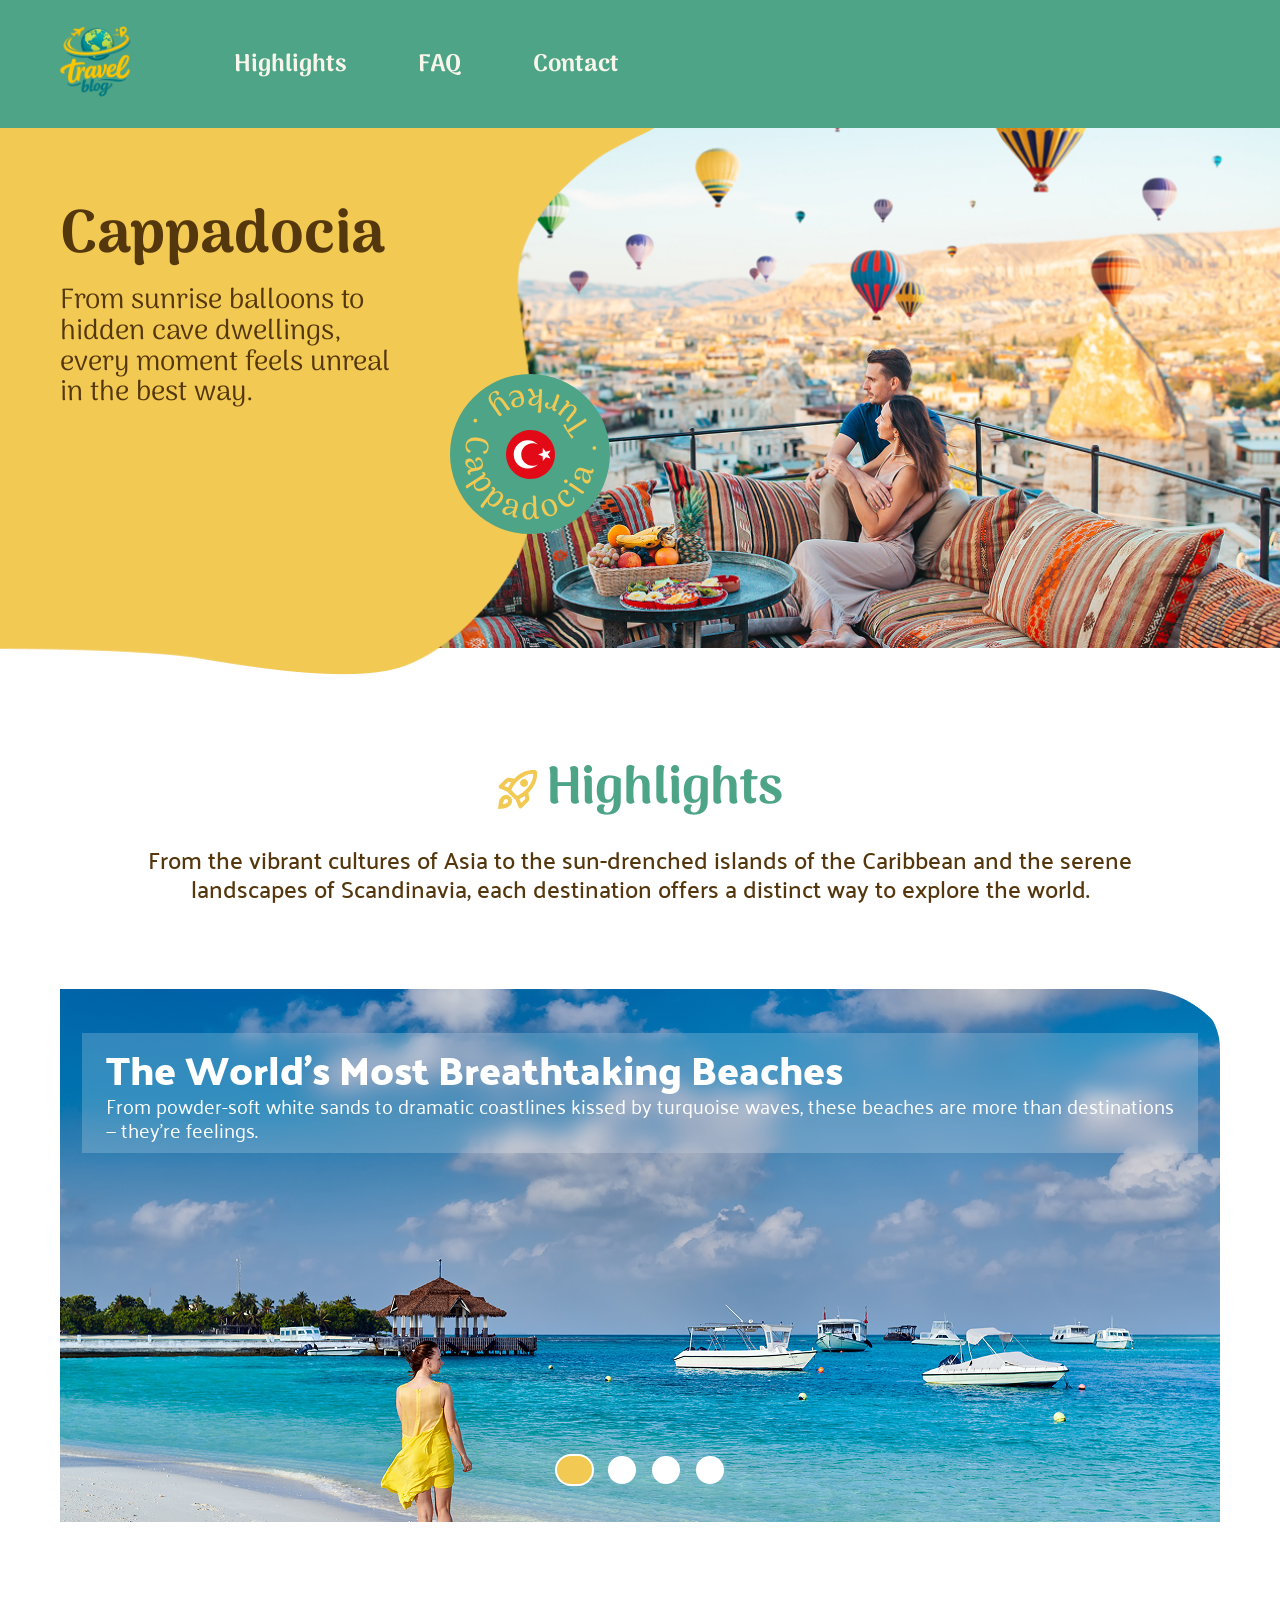
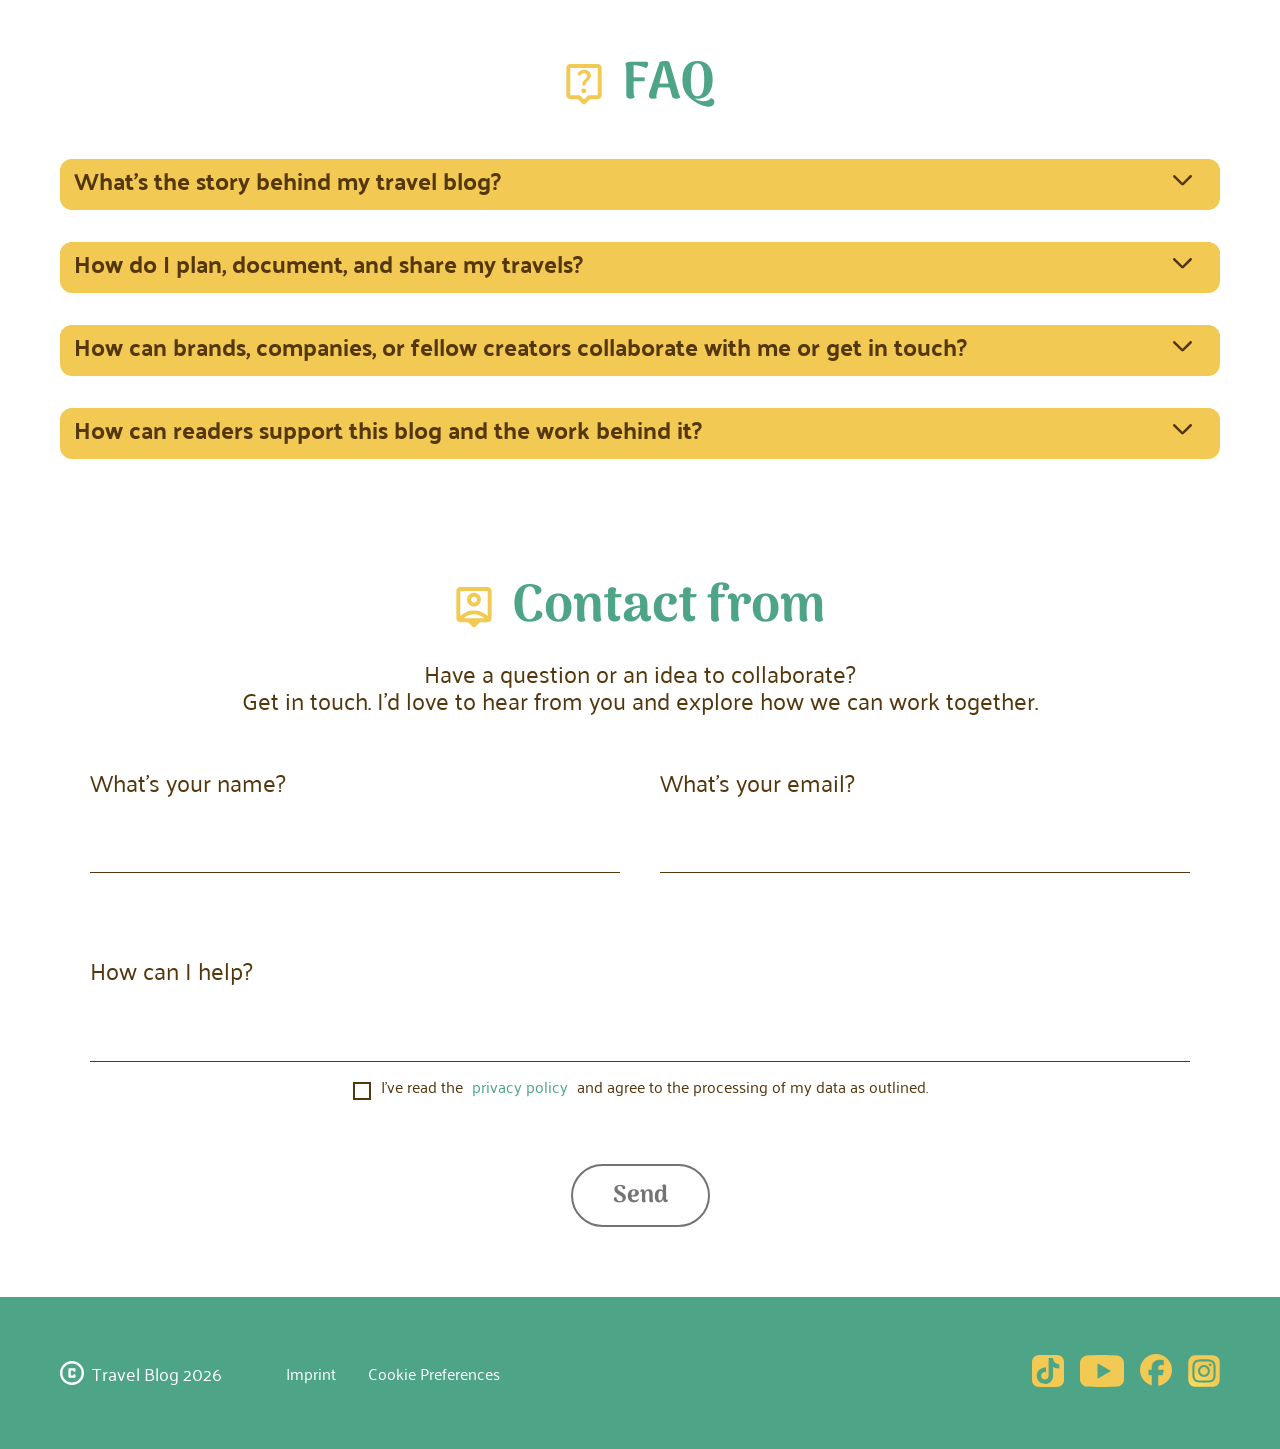
<file: index.html>
<!doctype html>
<html lang="en">
    <head>
        <meta charset="UTF-8" />
        <meta name="viewport" content="width=device-width, initial-scale=1.0" />

        <link rel="stylesheet" href="./css/header.css" />
        <link rel="stylesheet" href="./css/footer.css" />
        <link rel="stylesheet" href="./css/variables.css" />
        <link rel="stylesheet" href="./css/fonts.css" />
        <!-- <link rel="stylesheet" href="./css/article-two.css" />
        <link rel="stylesheet" href="./css/article-three.css" /> -->
        <link rel="stylesheet" href="./css/style.css" />
        <link rel="stylesheet" href="./css/standard.css" />

        <title>Travel Blog</title>
    </head>
    <body>
        <header id="top" class="header">
            <section class="container">
                <div>
                    <a href="#index.html">
                        <img
                            src="./assets/img/Article 03/logo 03 1.svg"
                            alt="Logo03"
                        />
                    </a>
                </div>
                <nav class="nav-bar">
                    <a class="high_nav" href="index.html#highlights">Highlights</a>
                    <a class="faq_nav" href="index.html#faq">FAQ</a>
                    <a class="con_nav" href="index.html#contact">Contact</a>
                </nav>
            </section>
        </header>

        <div class="banner-container">
            <section class="main-banner">
                <img
                    class="header-photo"
                    src="./assets/img/Main/header-photo.png"
                    alt="header foto"
                />
                <img
                    class="banner-vector"
                    src="./assets/img/Main/header-vector.png"
                    alt="vektor-grafik"
                />

                <div class="banner-content">
                    <h1>Cappadocia</h1>
                    <p>
                        From sunrise balloons to hidden cave dwellings, every
                        moment feels unreal in the best way.
                    </p>
                </div>
                <div class="turkie">
                    <img
                        class="spin"
                        src="./assets/icons/Main/cappadocia_turkey.svg"
                        alt="Türkei Schriftzug"
                    />
                    <img src="./assets/icons/Main/Turkey.svg" alt="Flag" />
                </div>
            </section>
        </div>
        <div class="container">
            <section class="highlight-section-page-one">
                <div class="headline-section">
                    <img
                        src="./assets/icons/Article 01/rocket_launch.svg"
                        alt="rocket_launch"
                    />
                    <h2>Highlights</h2>
                </div>
                <p>
                    From the vibrant cultures of Asia to the sun-drenched
                    islands of the Caribbean and the serene landscapes of
                    Scandinavia, each destination offers a distinct way to
                    explore the world.
                </p>
            </section>

            <section class="hero_slider">
                <div class="slider_pad"></div>
                <input class="radio_button"
                    type="radio"
                    name="slider"
                    id="slide_start"
                    value="start"
                    checked
                />
                <input class="radio_button"
                    type="radio"
                    name="slider"
                    id="slide_coppenhagen"
                    value="coppenhagen"
                />
                <input class="radio_button"
                    type="radio"
                    name="slider"
                    id="slide_pattaya"
                    value="pattaya"
                />
                <input class="radio_button"
                    type="radio"
                    name="slider"
                    id="slide_fuji"
                    value="fuji"
                />

                <div class="hero_slider_wrapper">
                        <a href="article-one.html" class="slide_item item_start">
                                <div class="hero_link">
                                    <div class="text_box_wrapper">
                                        <div class="text_box">
                                            <h2>
                                                The World’s Most Breathtaking Beaches
                                            </h2>
                                            <p>
                                                From powder-soft white sands to dramatic
                                                coastlines kissed by turquoise waves,
                                                these beaches are more than destinations
                                                — they’re feelings.
                                            </p>
                                        </div>
                                    </div>
                                </div>
                        </a>
                    <a href="article-two.html" class="slide_item item_coppenhagen">
                        <div class="text_box_wrapper">
                            <div class="hero_link">
                                <div class="text_box">
                                    <h2>
                                        Copenhagen in 3 Days: Big Experiences,
                                        Smart Spending
                                    </h2>
                                    <p>
                                        Discover Copenhagen, where historic
                                        charm meets modern design, vibrant
                                        cycling culture and waterfront living.
                                    </p>
                                </div>
                            </div>
                        </div>
                    </a>
                    <a href="article-three.html" class="slide_item item_pattaya">
                        <div class="text_box_wrapper">
                            <div class="hero_link">
                                <div class="text_box">
                                    <h2>
                                        Pattaya Pulse: Food, Sun and Neon Nights
                                    </h2>
                                    <p>
                                        From bustling promenades to nearby
                                        islands, the city offers an energetic
                                        and diverse escape. Discover Pattaya
                                        City, with vibrant nightlife and rich
                                        cultural landmarks.
                                    </p>
                                </div>
                            </div>
                        </div>
                    </a>
                    <div class="slide_item item_fuji">
                        <div class="text_box_wrapper">
                            <a href="article_03.html" class="hero_link">
                                <div class="text_box">
                                    <h2>Mountain Fuji</h2>
                                    <p>
                                        The most iconic mountain and an active
                                        volcano located about 100 kilometers
                                        southwest of Tokyo. Written with the
                                        characters for “wealth” and “samurai,”
                                        Fuji’s name evokes a sense of strength,
                                        honor, and enduring prestige.
                                    </p>
                                </div>
                            </a>
                        </div>
                    </div>
                </div>
            </section>
        </div>
        <section class="container">
            <section id="faq" class="faq">
                <div class="faq_head">
                    <img src="./assets/icons/Main/live_help.svg" alt="help" />
                    <h2>FAQ</h2>
                </div>
                <div class="faq_item">
                    <input type="checkbox" id="faq1" />

                    <div class="faq_box">
                        <label for="faq1" class="faq_headline">
                            <h3>What’s the story behind my travel blog?</h3>
                            <img
                                src="./assets/icons/Main/arrow_forward_ios.svg"
                                class="faq_arrow"
                            />
                        </label>

                        <div class="faq_content">
                            <p>
                                My travel blog started as a way to document my
                                own journeys and experiences, but over time it
                                evolved into a platform to share practical tips,
                                honest insights, and inspiration for others who
                                want to explore the world in a more meaningful
                                and informed way.
                            </p>
                        </div>
                    </div>
                </div>

                <div class="faq_item">
                    <input type="checkbox" id="faq2" />

                    <div class="faq_box">
                        <label for="faq2" class="faq_headline">
                            <h3>
                                How do I plan, document, and share my travels?
                            </h3>
                            <img
                                src="./assets/icons/Main/arrow_forward_ios.svg"
                                class="faq_arrow"
                            />
                        </label>

                        <div class="faq_content">
                            <p>
                                I plan my travels by researching destinations,
                                creating a flexible itinerary, and prioritizing
                                experiences that match my interests. During the
                                trip, I document everything through notes,
                                photos, and short daily reflections to capture
                                details while they’re fresh. Afterward, I
                                organize that content into clear, engaging
                                stories combining practical tips, personal
                                insights, and visuals and share it through my
                                blog and social platforms.
                            </p>
                        </div>
                    </div>
                </div>

                <div class="faq_item">
                    <input type="checkbox" id="faq3" />

                    <div class="faq_box">
                        <label for="faq3" class="faq_headline">
                            <h3>
                                How can brands, companies, or fellow creators
                                collaborate with me or get in touch?
                            </h3>
                            <img
                                src="./assets/icons/Main/arrow_forward_ios.svg"
                                class="faq_arrow"
                                ]
                            />
                        </label>

                        <div class="faq_content">
                            <p>
                                Brands, companies, and fellow creators can
                                collaborate with me by reaching out via the
                                contact form on my blog or through my listed
                                social media channels. I’m open to partnerships
                                that align with my content and audience such as
                                sponsored posts, product features, or joint
                                projects and I aim to build collaborations that
                                feel authentic and valuable for everyone
                                involved.
                            </p>
                        </div>
                    </div>
                </div>

                <div class="faq_item">
                    <input type="checkbox" id="faq4" />

                    <div class="faq_box">
                        <label for="faq4" class="faq_headline">
                            <h3>
                                How can readers support this blog and the work
                                behind it?
                            </h3>
                            <img
                                src="./assets/icons/Main/arrow_forward_ios.svg"
                                class="faq_arrow"
                            />
                        </label>

                        <div class="faq_content">
                            <p>
                                Readers can support this blog by engaging with
                                the content—reading, sharing, and leaving
                                comments as well as subscribing for updates.
                                They can also support more directly through
                                affiliate links, recommendations, or any
                                optional contributions offered on the site.
                                Every bit of support helps keep the blog running
                                and allows me to continue creating valuable
                                content.
                            </p>
                        </div>
                    </div>
                </div>
            </section>
        </section>

        <section class="container">
            <section id="contact" class="contact">
                <div class="contact_head">
                    <img
                        src="./assets/icons/Main/person_pin.svg"
                        alt="contact"
                    />
                    <h2>Contact from</h2>
                </div>
                <div class="contact_subtitle">
                    <p>
                        Have a question or an idea to collaborate?<br />
                        Get in touch. I’d love to hear from you and explore how
                        we can work together.
                    </p>
                </div>

                <form class="contact_form">
                    <div class="row">
                        <div class="field">
                            <label for="name">What’s your name?</label>
                            <input type="text" id="name" name="name" />
                        </div>

                        <div class="field">
                            <label for="email">What’s your email?</label>
                            <input type="email" id="email" name="email" />
                        </div>
                    </div>

                    <div class="field_full">
                        <label for="message">How can I help?</label>
                        <textarea id="message" name="message"></textarea>
                    </div>

                    <section class="privacy">
                        <div class="privacywrapper">
                            <label class="check">
                                <input type="checkbox" />
                                <span class="box"></span>
                            </label>

                            <span class="text">
                                I’ve read the
                                <a href="#">privacy policy</a>
                                and agree to the processing of my data as
                                outlined.
                            </span>
                        </div>
                        <div class="button">
                            <button class="send_button">Send</button>
                        </div>
                    </section>
                </form>
            </section>
        </section>

        <section class="footer-contain">
            <div class="container">
                <footer class="footer-bar">
                    <div class="side-bar">
                        <div class="copyrightwrapper">
                            <img
                                src="./assets/icons/Article 01/copyright.svg"
                                alt="copyright"
                            />
                            <p class="travel">Travel Blog 2026</p>
                        </div>
                        <div class="imprintcookiereverse">
                        <a href="imprint.html"> <p class="imp">Imprint</p></a>
                        <p class="cookie">Cookie Preferences</p></div>
                    </div>
                    <div class="sozi-bar">
                        <a href="https://www.tiktok.com/de-DE/" target="_blank">
                            <img
                                src="./assets/icons/Article 01/Tiktok_icon 1.svg"
                                alt="tiktok"
                        /></a>
                        <a href="https://www.youtube.com/" target="_blank">
                            <img
                                src="./assets/icons/Article 01/youtube.svg"
                                alt="youtube"
                        /></a>
                        <a
                            href="https://www.facebook.com/?locale=de_DE"
                            target="_blank"
                        >
                            <img
                                src="./assets/icons/Article 01/facebook.svg"
                                alt="facebook"
                        /></a>
                        <a href="https://www.instagram.com/" target="_blank">
                            <img
                                src="./assets/icons/Article 01/Instagram_logo_2016 1.svg"
                                alt="Instagram"
                        /></a>
                    </div>
                </footer>
            </div>
        </section>
        <div class="footermenu">
            <a href="#top">
                <img src="./assets/icons/Main/home.svg" alt="home" />
            </a>
            <a href="#top">
                <img src="./assets/icons/Main/rocket_launch_green.svg" alt="rocket" />
            </a>
            <a href="#top">
                <img src="./assets/icons/Main/live_help_green.svg" alt="help" />
            </a>
            <a href="#top">
                <img src="./assets/icons/Main/person_pin_green.svg" alt="person" />
            </a>
        </div>
    </body>
</html>
</file>
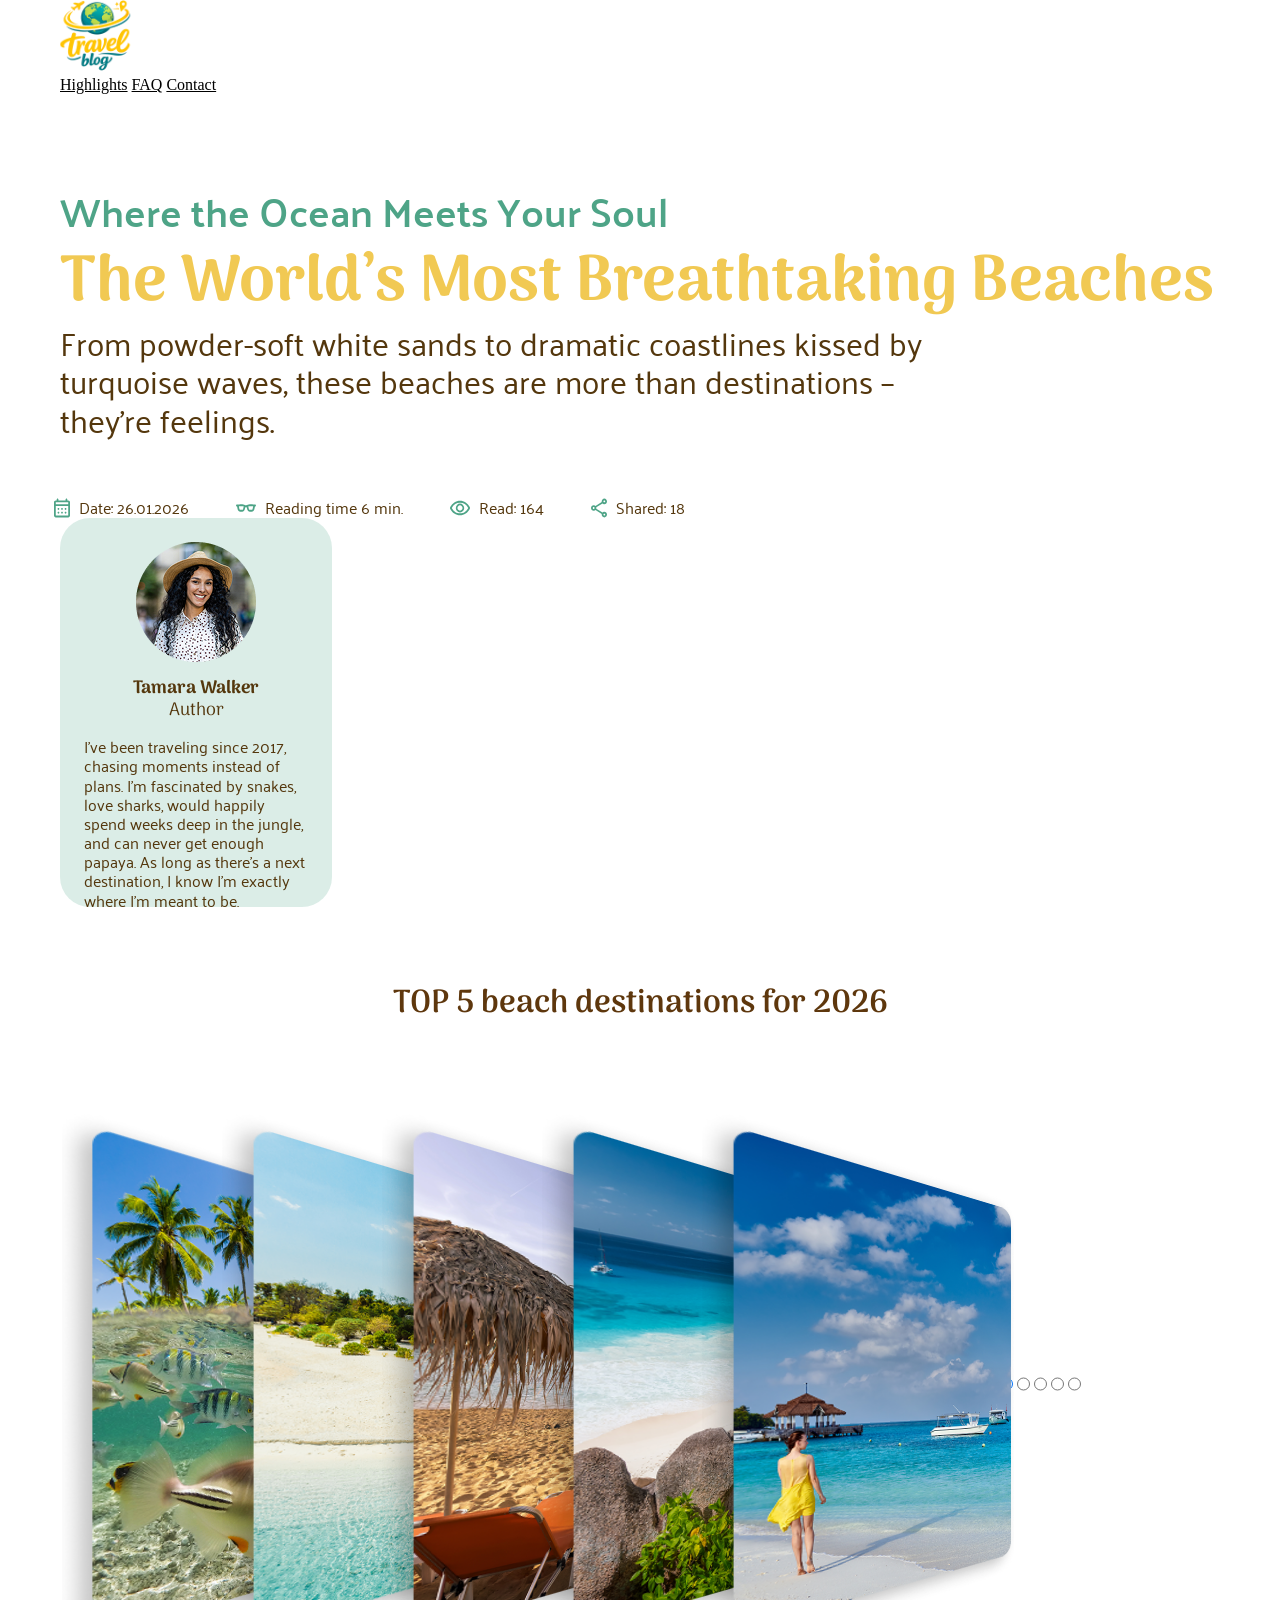
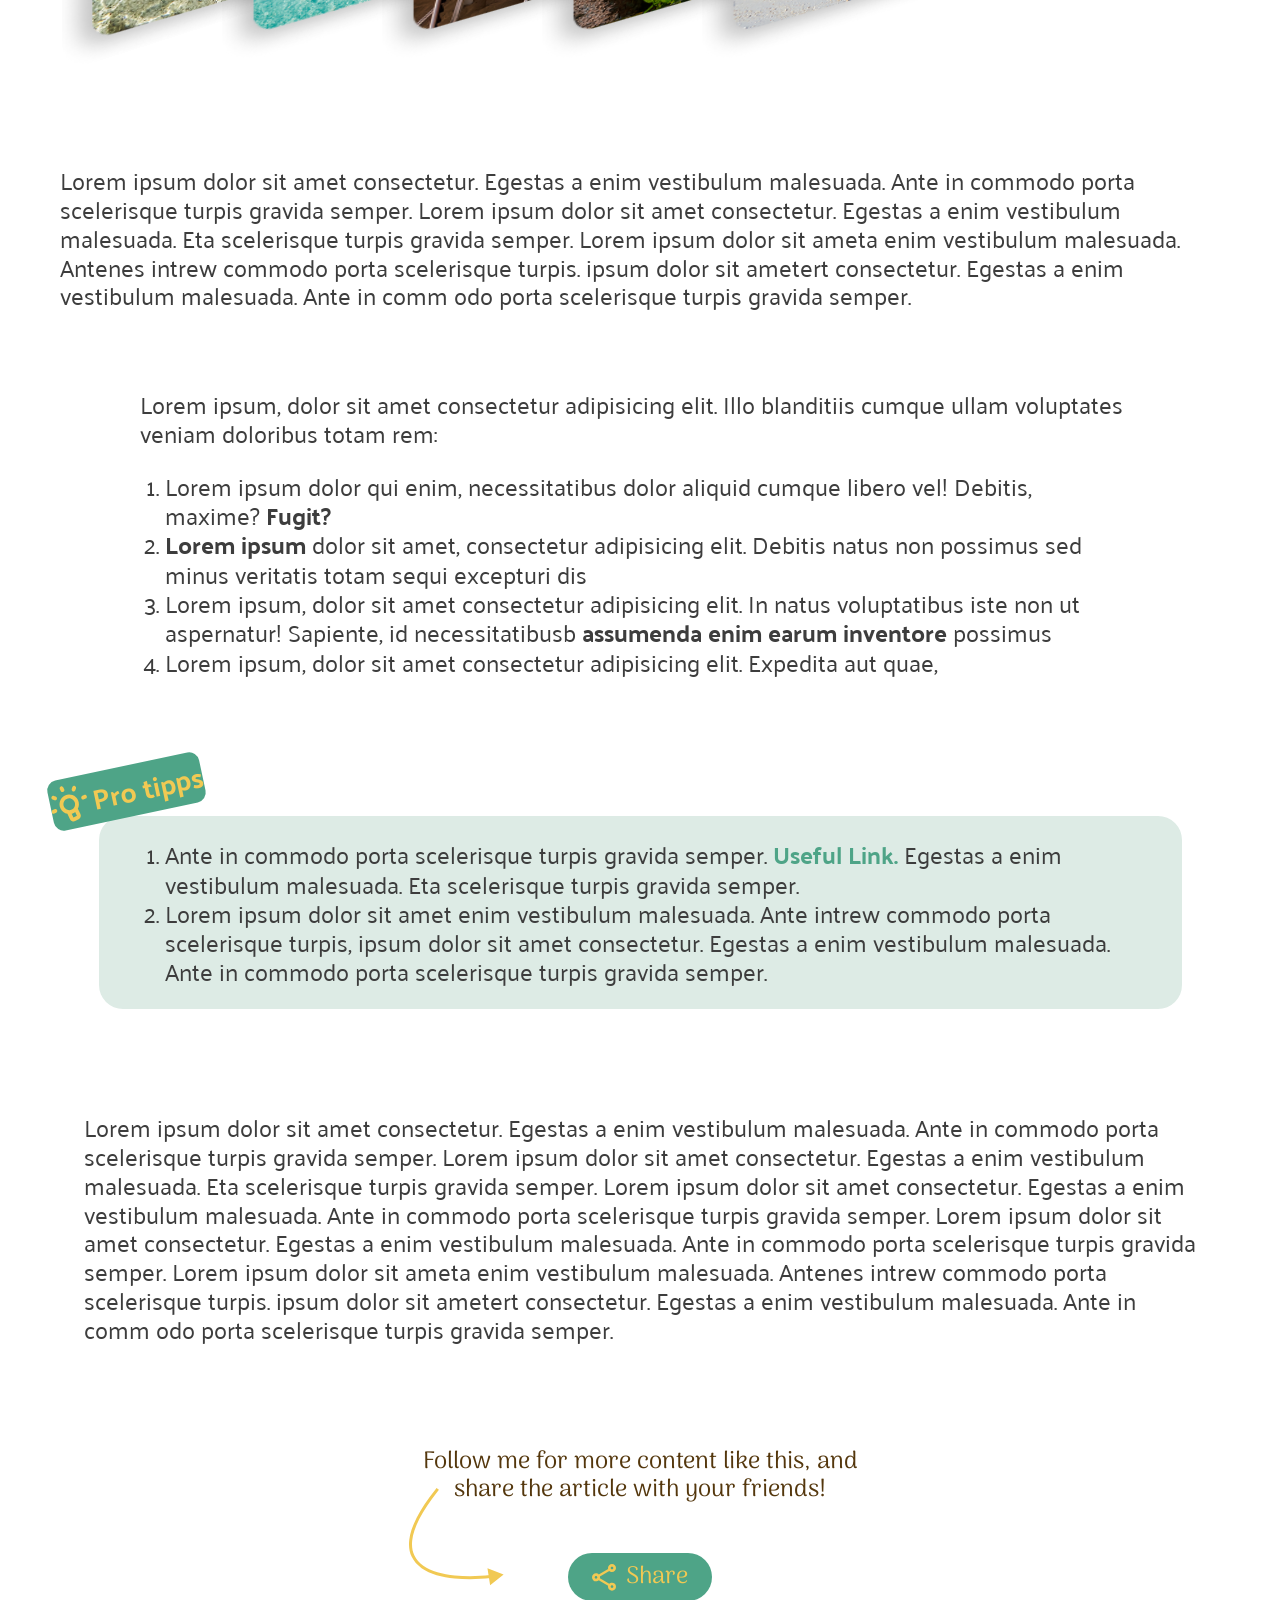
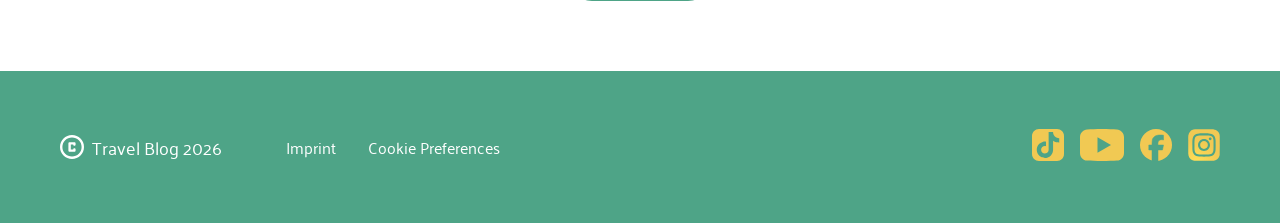
<file: article-one.html>
<!doctype html>
<html lang="en">
    <head>
        <meta charset="UTF-8" />
        <meta name="viewport" content="width=device-width, initial-scale=1.0" />
        <link rel="stylesheet" href="./css/variables.css" />
        <link rel="stylesheet" href="./css/style.css" />
        <link rel="stylesheet" href="./css/fonts.css" />
        <link rel="stylesheet" href="./css/standard.css" />
        <link rel="stylesheet" href="./css/article-one.css" />
        <link rel="stylesheet" href="./css/footer.css" />

        <title>Article 01</title>
    </head>
    <body>
        <header class="header">
            <section class="container">
                <div>
                    <a href="#index.html">
                        <img
                            src="./assets/img/Article 03/logo 03 1.svg"
                            alt="Logo03"
                        />
                    </a>
                </div>
                <nav class="nav-bar">
                    <a class="high" href="index.html#highlights">Highlights</a>
                    <a class="faq" href="index.html#faq">FAQ</a>
                    <a class="con" href="index.html#contact">Contact</a>
                </nav>
            </section>
        </header>
        <main>
            <div class="container">
                <section class="card-article">
                    <div class="article-text">
                        <sub class="subline"
                            >Where the Ocean Meets Your Soul</sub
                        >
                        <h1>
                            <span>The World&rsquo;s Most Breathtaking</span>
                            Beaches
                        </h1>
                        <p>
                            From powder-soft white sands to dramatic coastlines
                            kissed by <br />
                            turquoise waves, these beaches are more than
                            destinations &ndash; <br />they’re feelings.
                        </p>
                        <div class="article-footer">
                            <div class="wrap">
                                <img
                                    class="calendar"
                                    src="./assets/icons/Article 01/calendar_month.svg"
                                    alt="calendar-icon"
                                />
                                <p class="footer-text">Date: 26.01.2026</p>
                            </div>
                            <div class="wrap">
                                <img
                                    class="eyeglasses"
                                    src="./assets/icons/Article 01/eyeglasses_2.svg"
                                    alt="eyeglasses-Icon"
                                />
                                <p class="footer-text">Reading time 6 min.</p>
                            </div>
                            <div class="wrap">
                                <img
                                    class="visibility"
                                    src="./assets/icons/Article 01/visibility.svg"
                                    alt="besucher-icon"
                                />
                                <p class="footer-text">Read: 164</p>
                            </div>
                            <div class="wrap">
                                <img
                                    class="articel-share"
                                    src="./assets/icons/Article 01/share_green.svg"
                                    alt="share-info-icon"
                                />
                                <p class="footer-text">Shared: 18</p>
                            </div>
                        </div>
                    </div>
                    <div class="authorcard">
                        <div class="card-header">
                            <img
                                src="./assets/img/Article 03/Ellipse 21.png"
                                alt="Author"
                            />
                            <h3 class="card-name">Tamara Walker</h3>
                            <p class="name-text">Author</p>
                        </div>
                        <div class="card-body">
                            <p class="card-body-text">
                                I’ve been traveling since 2017, chasing moments
                                instead of plans. I’m fascinated by snakes, love
                                sharks, would happily spend weeks deep in the
                                jungle, and can never get enough papaya. As long
                                as there’s a next destination, I know I’m
                                exactly where I’m meant to be.
                            </p>
                        </div>
                    </div>
                </section>
            </div>
            <div class="slider_article_one">
                <div class="headline_beach">
                    <h2>TOP 5 beach destinations for 2026</h2>
                </div>
                <section class="gallery">
                    <div class="card" id="card_fish">
                        <img
                            src="./assets/img/Article 01/Rectangle 21 (4).png"
                            alt="fish_photo"
                        />
                    </div>
                    <div class="card" id="card_beach">
                        <img
                            src="./assets/img/Article 01/Rectangle 21 (3).png"
                            alt="beach_one"
                        />
                    </div>
                    <div class="card" id="card_beach_two">
                        <img
                            src="./assets/img/Article 01/Rectangle 21 (2).png"
                            alt="beach_two"
                        />
                    </div>
                    <div class="card" id="card_beach_three">
                        <img
                            src="./assets/img/Article 01/Rectangle 21 (1).png"
                            alt="beach_three"
                        />
                    </div>
                    <div class="card" id="beach_four">
                        <img
                            src="./assets/img/Article 01/Rectangle 21.png"
                            alt="beach_four"
                        />
                    </div>
                    <div class="radio_buttons">
                        <input
                            type="radio"
                            name="slider"
                            id="slide_one"
                            value="card_one"
                            checked
                        />
                        <input
                            type="radio"
                            name="slider"
                            id="slide_two"
                            value="card_two"
                        />
                        <input
                            type="radio"
                            name="slider"
                            id="slide_three"
                            value="card_three"
                        />
                        <input
                            type="radio"
                            name="slider"
                            id="slide_four"
                            value="card_four"
                        />
                        <input
                            type="radio"
                            name="slider"
                            id="slide_five"
                            value="card_five"
                        />
                    </div>
                </section>
            </div>
            <div class="container">
                <div class="info_text_beach">
                    <p>
                        Lorem ipsum dolor sit amet consectetur. Egestas a enim
                        vestibulum malesuada. Ante in commodo porta scelerisque
                        turpis gravida semper. Lorem ipsum dolor sit amet
                        consectetur. Egestas a enim vestibulum malesuada. Eta
                        scelerisque turpis gravida semper. Lorem ipsum dolor sit
                        ameta enim vestibulum malesuada. Antenes intrew commodo
                        porta scelerisque turpis. ipsum dolor sit ametert
                        consectetur. Egestas a enim vestibulum malesuada. Ante
                        in comm odo porta scelerisque turpis gravida semper.
                    </p>
                </div>
            </div>

            <div id="list_table" class="container">
                <section class="list">
                    <p>
                        Lorem ipsum, dolor sit amet consectetur adipisicing
                        elit. Illo blanditiis cumque ullam voluptates veniam
                        doloribus totam rem:
                    </p>
                    <ol>
                        <li>
                            Lorem ipsum dolor qui enim, necessitatibus dolor
                            aliquid cumque libero vel! Debitis, maxime?
                            <b>Fugit?</b>
                        </li>
                        <li>
                            <b>Lorem ipsum</b> dolor sit amet, consectetur
                            adipisicing elit. Debitis natus non possimus sed
                            minus veritatis totam sequi excepturi dis
                        </li>
                        <li>
                            Lorem ipsum, dolor sit amet consectetur adipisicing
                            elit. In natus voluptatibus iste non ut aspernatur!
                            Sapiente, id necessitatibusb
                            <b>assumenda enim earum inventore</b> possimus
                        </li>
                        <li>
                            Lorem ipsum, dolor sit amet consectetur adipisicing
                            elit. Expedita aut quae,
                        </li>
                    </ol>
                </section>
            </div>

            <div class="container">
                <section class="pro_tipps">
                    <div class="list_icon">
                        <img
                            src="./assets/icons/Article 02/wb_incandescent.svg"
                        />
                        <p>Pro tipps</p>
                    </div>
                    <div class="list">
                        <ol>
                            <li>
                                Ante in commodo porta scelerisque turpis gravida
                                semper.
                                <span><b>Useful Link. </b></span> Egestas a enim
                                vestibulum malesuada. Eta scelerisque turpis
                                gravida semper.
                            </li>
                            <li>
                                Lorem ipsum dolor sit amet enim vestibulum
                                malesuada. Ante intrew commodo porta scelerisque
                                turpis, ipsum dolor sit amet consectetur.
                                Egestas a enim vestibulum malesuada. Ante in
                                commodo porta scelerisque turpis gravida semper.
                            </li>
                        </ol>
                    </div>
                </section>
            </div>

            <div class="container">
                <div class="info_text">
                    <p>
                        Lorem ipsum dolor sit amet consectetur. Egestas a enim
                        vestibulum malesuada. Ante in commodo porta scelerisque
                        turpis gravida semper. Lorem ipsum dolor sit amet
                        consectetur. Egestas a enim vestibulum malesuada. Eta
                        scelerisque turpis gravida semper. Lorem ipsum dolor sit
                        amet consectetur. Egestas a enim vestibulum malesuada.
                        Ante in commodo porta scelerisque turpis gravida semper.
                        Lorem ipsum dolor sit amet consectetur. Egestas a enim
                        vestibulum malesuada. Ante in commodo porta scelerisque
                        turpis gravida semper. Lorem ipsum dolor sit ameta enim
                        vestibulum malesuada. Antenes intrew commodo porta
                        scelerisque turpis. ipsum dolor sit ametert consectetur.
                        Egestas a enim vestibulum malesuada. Ante in comm odo
                        porta scelerisque turpis gravida semper.
                    </p>
                </div>
            </div>

            <div class="container">
                <section class="share">
                    <p>
                        Follow me for more content like this, and share the
                        article with your friends!
                    </p>
                    <img
                        class="arrow"
                        src="./assets/icons/Article 01/Vector 12.svg"
                        alt="Pfeil"
                    />
                    <div class="button">
                        <img
                            src="./assets/icons/Article 01/share.svg"
                            alt="share"
                        />
                        <p>Share</p>
                    </div>
                </section>
            </div>
        </main>

        <section class="footer-contain">
            <div class="container">
                <footer class="footer-bar">
                    <div class="side-bar">
                        <img
                            src="./assets/icons/Article 01/copyright.svg"
                            alt="copyright"
                        />
                        <p class="travel">Travel Blog 2026</p>
                        <a href="imprint.html"> <p class="imp">Imprint</p></a>
                        <p class="cookie">Cookie Preferences</p>
                    </div>
                    <div class="sozi-bar">
                        <a href="https://www.tiktok.com/de-DE/" target="_blank">
                            <img
                                src="./assets/icons/Article 01/Tiktok_icon 1.svg"
                                alt="tiktok"
                        /></a>
                        <a href="https://www.youtube.com/" target="_blank">
                            <img
                                src="./assets/icons/Article 01/youtube.svg"
                                alt="youtube"
                        /></a>
                        <a
                            href="https://www.facebook.com/?locale=de_DE"
                            target="_blank"
                        >
                            <img
                                src="./assets/icons/Article 01/facebook.svg"
                                alt="facebook"
                        /></a>
                        <a href="https://www.instagram.com/" target="_blank">
                            <img
                                src="./assets/icons/Article 01/Instagram_logo_2016 1.svg"
                                alt="Instagram"
                        /></a>
                    </div>
                </footer>
            </div>
        </section>
        <div class="footermenu">
            <a href="#top">
                <img src="./assets/icons/Main/home.svg" alt="home" />
            </a>
            <a href="#top">
                <img
                    src="./assets/icons/Main/rocket_launch_green.svg"
                    alt="rocket"
                />
            </a>
            <a href="#top">
                <img src="./assets/icons/Main/live_help_green.svg" alt="help" />
            </a>
            <a href="#top">
                <img
                    src="./assets/icons/Main/person_pin_green.svg"
                    alt="person"
                />
            </a>
        </div>
    </body>
</html>
</file>
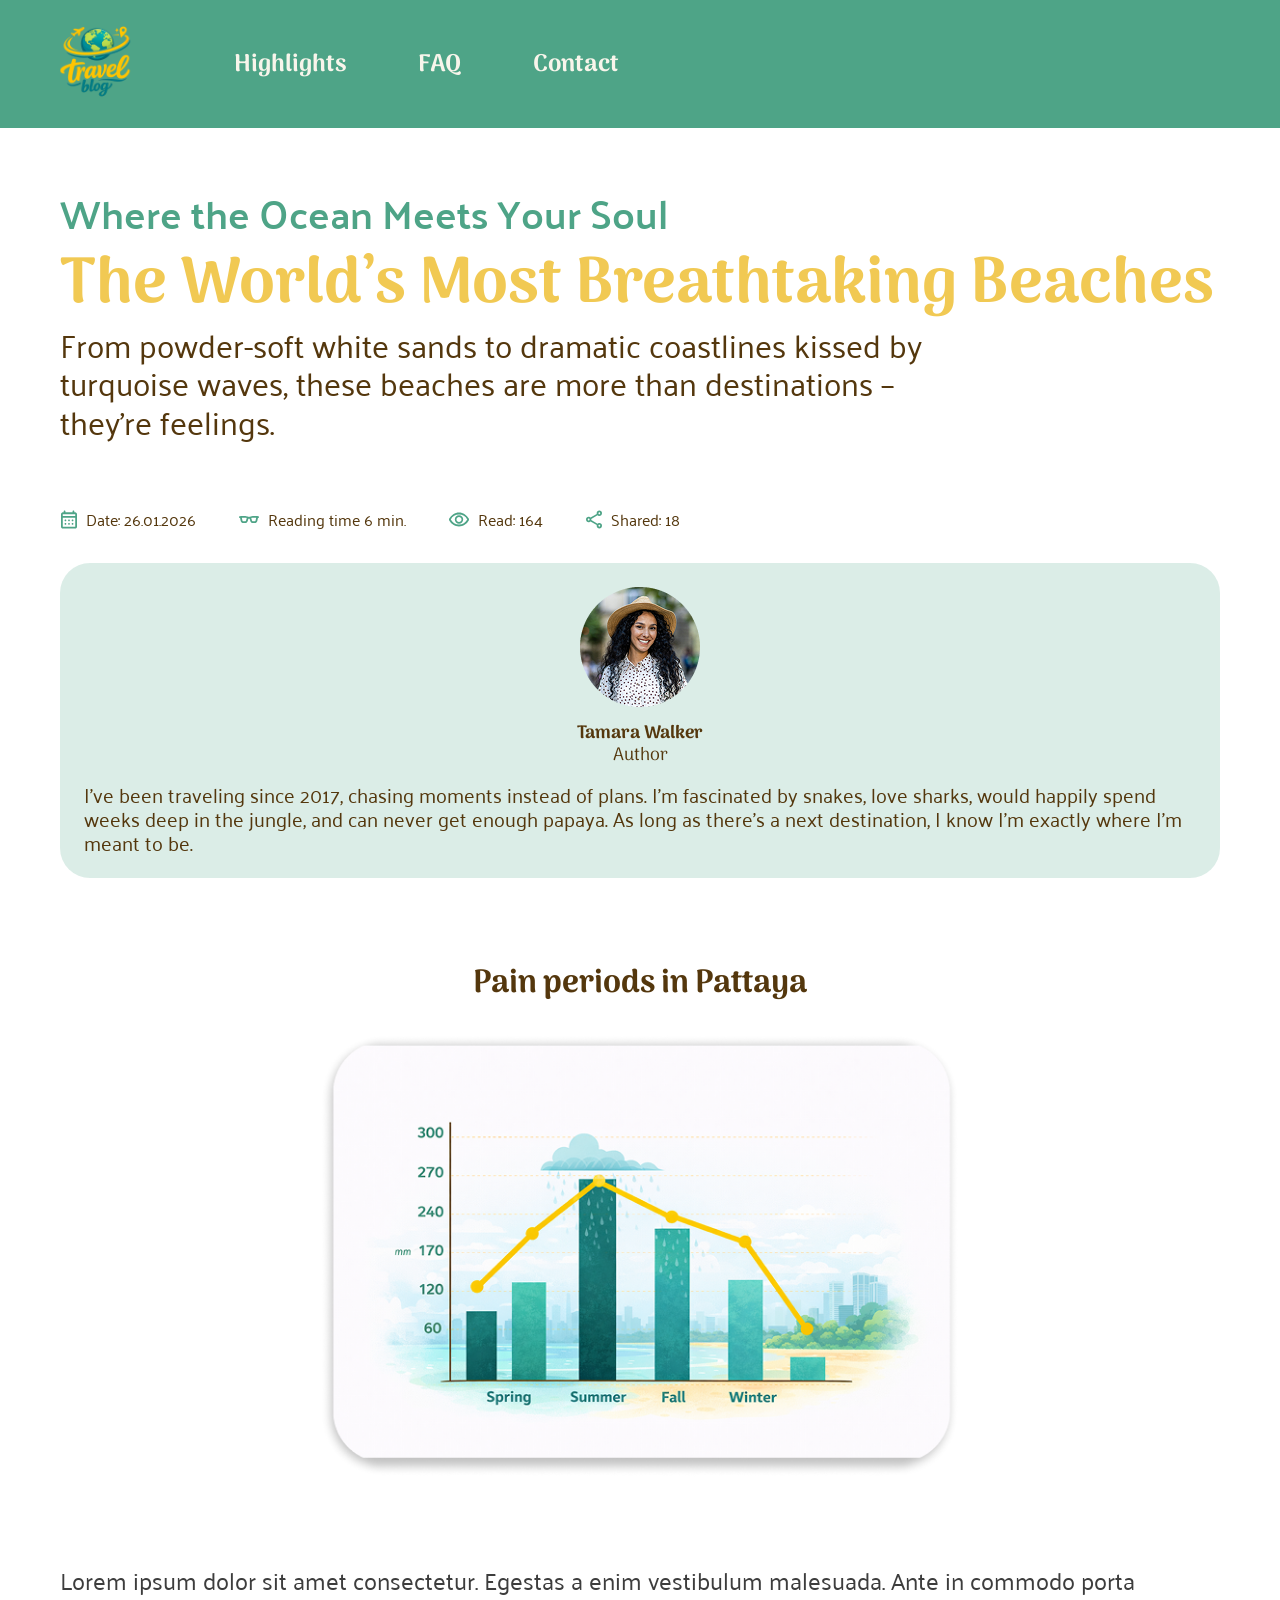
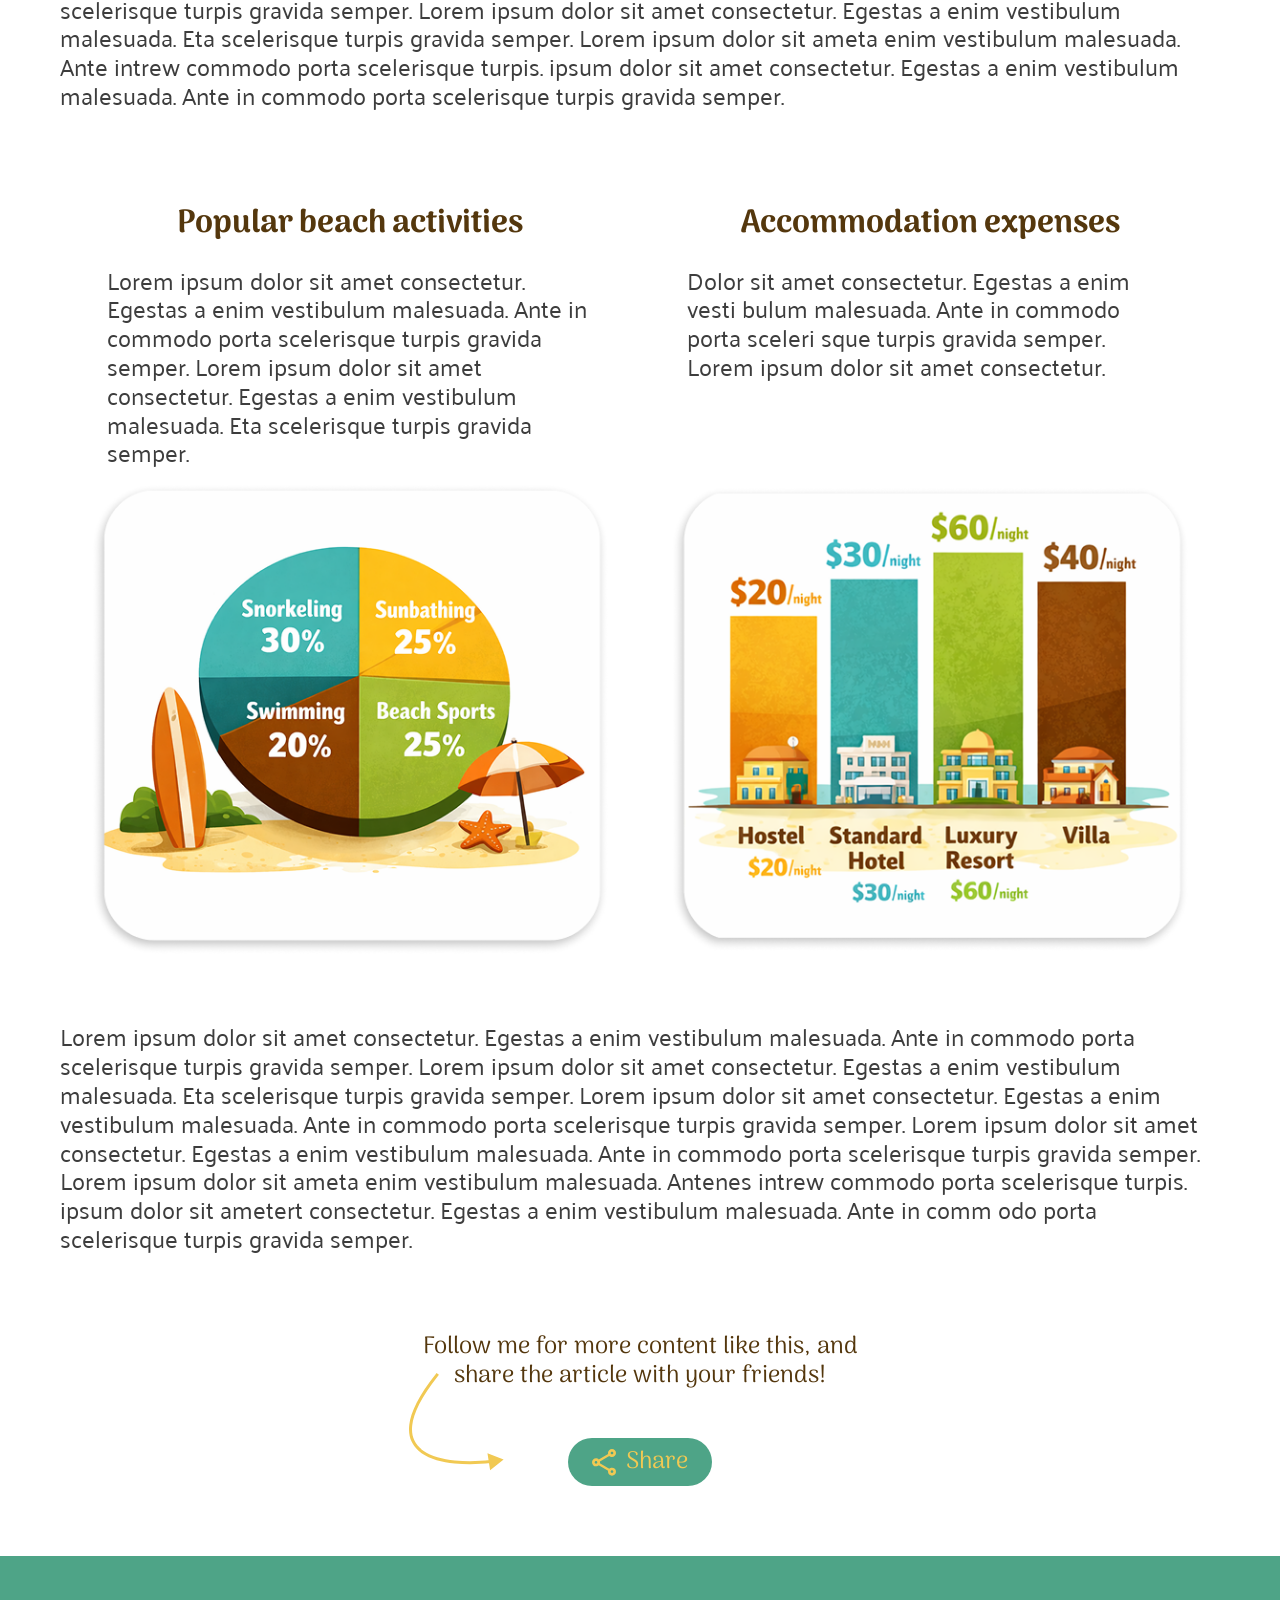
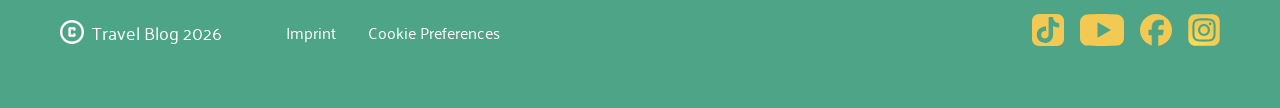
<file: article-three.html>
<!doctype html>
<html lang="en">
    <head>
        <meta charset="UTF-8" />
        <meta name="viewport" content="width=device-width, initial-scale=1.0" />

        <link rel="stylesheet" href="./css/header.css" />
        <link rel="stylesheet" href="./css/footer.css" />
        <link rel="stylesheet" href="./css/variables.css" />
        <link rel="stylesheet" href="./css/fonts.css" />
        <link rel="stylesheet" href="./css/article-two.css" />
        <link rel="stylesheet" href="./css/style.css" />
        <link rel="stylesheet" href="./css/standard.css" />
        <link rel="stylesheet" href="./css/article-three.css" />

        <title>Article 03</title>
    </head>
    <body>
        <header class="header">
            <section class="container">
                <div>
                    <a href="#index.html">
                        <img
                            src="./assets/img/Article 03/logo 03 1.svg"
                            alt="Logo03"
                        />
                    </a>
                </div>
                <nav class="nav-bar">
                    <a class="high_nav" href="index.html#highlights"
                        >Highlights</a
                    >
                    <a class="faq_nav" href="index.html#faq">FAQ</a>
                    <a class="con_nav" href="index.html#contact">Contact</a>
                </nav>
            </section>
        </header>

        <main>
            <div class="container">
                <section class="card-article">
                    <div class="article-text">
                        <sub class="subline"
                            >Where the Ocean Meets Your Soul</sub
                        >
                        <h1>
                            <span>The World&rsquo;s Most Breathtaking</span>
                            Beaches
                        </h1>
                        <p>
                            From powder-soft white sands to dramatic coastlines
                            kissed by <br />
                            turquoise waves, these beaches are more than
                            destinations &ndash; <br />they’re feelings.
                        </p>
                        <div class="article-footer">
                            <div class="wrap">
                                <img
                                    class="calendar"
                                    src="./assets/icons/Article 01/calendar_month.svg"
                                    alt="calendar-icon"
                                />
                                <p class="footer-text">Date: 26.01.2026</p>
                            </div>
                            <div class="wrap">
                                <img
                                    class="eyeglasses"
                                    src="./assets/icons/Article 01/eyeglasses_2.svg"
                                    alt="eyeglasses-Icon"
                                />
                                <p class="footer-text">Reading time 6 min.</p>
                            </div>
                            <div class="wrap">
                                <img
                                    class="visibility"
                                    src="./assets/icons/Article 01/visibility.svg"
                                    alt="besucher-icon"
                                />
                                <p class="footer-text">Read: 164</p>
                            </div>
                            <div class="wrap">
                                <img
                                    class="articel-share"
                                    src="./assets/icons/Article 01/share_green.svg"
                                    alt="share-info-icon"
                                />
                                <p class="footer-text">Shared: 18</p>
                            </div>
                        </div>
                    </div>
                    <div class="authorcard">
                        <div class="card-header">
                            <img
                                src="./assets/img/Article 03/Ellipse 21.png"
                                alt="Author"
                            />
                            <h3 class="card-name">Tamara Walker</h3>
                            <p class="name-text">Author</p>
                        </div>
                        <div class="card-body">
                            <p class="card-body-text">
                                I’ve been traveling since 2017, chasing moments
                                instead of plans. I’m fascinated by snakes, love
                                sharks, would happily spend weeks deep in the
                                jungle, and can never get enough papaya. As long
                                as there’s a next destination, I know I’m
                                exactly where I’m meant to be.
                            </p>
                        </div>
                    </div>
                </section>
            </div>
            <section class="container">
                <section class="periods">
                    <div class="headline_periods">
                        <h2>Pain periods in Pattaya</h2>
                    </div>
                    <img
                        src="./assets/img/Article 03/graph_ Rain periods.png"
                    />
                </section>

                <div class="text_periods">
                    <p>
                        Lorem ipsum dolor sit amet consectetur. Egestas a enim
                        vestibulum malesuada. Ante in commodo porta scelerisque
                        turpis gravida semper. Lorem ipsum dolor sit amet
                        consectetur. Egestas a enim vestibulum malesuada. Eta
                        scelerisque turpis gravida semper. Lorem ipsum dolor sit
                        ameta enim vestibulum malesuada. Ante intrew commodo
                        porta scelerisque turpis. ipsum dolor sit amet
                        consectetur. Egestas a enim vestibulum malesuada. Ante
                        in commodo porta scelerisque turpis gravida semper.
                    </p>
                </div>
                <section class="statistics">
                    <div class="graph">
                        <div class="graph1">
                            <div>
                                <div class="headline_graph"></div>
                                <h2>Popular beach activities</h2>
                                <p>
                                    Lorem ipsum dolor sit amet consectetur.
                                    Egestas a enim vestibulum malesuada. Ante in
                                    commodo porta scelerisque turpis gravida
                                    semper. Lorem ipsum dolor sit amet
                                    consectetur. Egestas a enim vestibulum
                                    malesuada. Eta scelerisque turpis gravida
                                    semper.
                                </p>
                                <div></div>
                                <img
                                    src="./assets/img/Article 03/graph 01.png"
                                />
                            </div>
                        </div>
                        <div class="graph2">
                            <div>
                                <div class="headline2"></div>
                                <h2>Accommodation expenses</h2>
                                <p>
                                    Dolor sit amet consectetur. Egestas a enim
                                    vesti bulum malesuada. Ante in commodo porta
                                    sceleri sque turpis gravida semper. Lorem
                                    ipsum dolor sit amet consectetur.
                                </p>
                            </div>
                            <div>
                                <img
                                    src="./assets/img/Article 03/Graph 02.png"
                                />
                            </div>
                        </div>
                    </div>
                    <div class="text_statistic">
                        <p>
                            Lorem ipsum dolor sit amet consectetur. Egestas a
                            enim vestibulum malesuada. Ante in commodo porta
                            scelerisque turpis gravida semper. Lorem ipsum dolor
                            sit amet consectetur. Egestas a enim vestibulum
                            malesuada. Eta scelerisque turpis gravida semper.
                            Lorem ipsum dolor sit amet consectetur. Egestas a
                            enim vestibulum malesuada. Ante in commodo porta
                            scelerisque turpis gravida semper. Lorem ipsum dolor
                            sit amet consectetur. Egestas a enim vestibulum
                            malesuada. Ante in commodo porta scelerisque turpis
                            gravida semper. Lorem ipsum dolor sit ameta enim
                            vestibulum malesuada. Antenes intrew commodo porta
                            scelerisque turpis. ipsum dolor sit ametert
                            consectetur. Egestas a enim vestibulum malesuada.
                            Ante in comm odo porta scelerisque turpis gravida
                            semper.
                        </p>
                    </div>
                </section>
            </section>

            <div class="container">
                <section class="share">
                    <p>
                        Follow me for more content like this, and share the
                        article with your friends!
                    </p>
                    <img
                        class="arrow"
                        src="./assets/icons/Article 01/Vector 12.svg"
                        alt="Pfeil"
                    />
                    <div class="button">
                        <img
                            src="./assets/icons/Article 01/share.svg"
                            alt="share"
                        />
                        <p>Share</p>
                    </div>
                </section>
            </div>
        </main>

        <section class="footer-contain">
            <div class="container">
                <footer class="footer-bar">
                    <div class="side-bar">
                        <div class="copyrightwrapper">
                            <img
                                src="./assets/icons/Article 01/copyright.svg"
                                alt="copyright"
                            />
                            <p class="travel">Travel Blog 2026</p>
                        </div>
                        <div class="imprintcookiereverse">
                            <a href="imprint.html">
                                <p class="imp">Imprint</p></a
                            >
                            <p class="cookie">Cookie Preferences</p>
                        </div>
                    </div>
                    <div class="sozi-bar">
                        <a href="https://www.tiktok.com/de-DE/" target="_blank">
                            <img
                                src="./assets/icons/Article 01/Tiktok_icon 1.svg"
                                alt="tiktok"
                        /></a>
                        <a href="https://www.youtube.com/" target="_blank">
                            <img
                                src="./assets/icons/Article 01/youtube.svg"
                                alt="youtube"
                        /></a>
                        <a
                            href="https://www.facebook.com/?locale=de_DE"
                            target="_blank"
                        >
                            <img
                                src="./assets/icons/Article 01/facebook.svg"
                                alt="facebook"
                        /></a>
                        <a href="https://www.instagram.com/" target="_blank">
                            <img
                                src="./assets/icons/Article 01/Instagram_logo_2016 1.svg"
                                alt="Instagram"
                        /></a>
                    </div>
                </footer>
            </div>
        </section>
        <div class="footermenu">
            <a href="#top">
                <img src="./assets/icons/Main/home.svg" alt="home" />
            </a>
            <a href="#top">
                <img
                    src="./assets/icons/Main/rocket_launch_green.svg"
                    alt="rocket"
                />
            </a>
            <a href="#top">
                <img src="./assets/icons/Main/live_help_green.svg" alt="help" />
            </a>
            <a href="#top">
                <img
                    src="./assets/icons/Main/person_pin_green.svg"
                    alt="person"
                />
            </a>
        </div>
    </body>
</html>
</file>
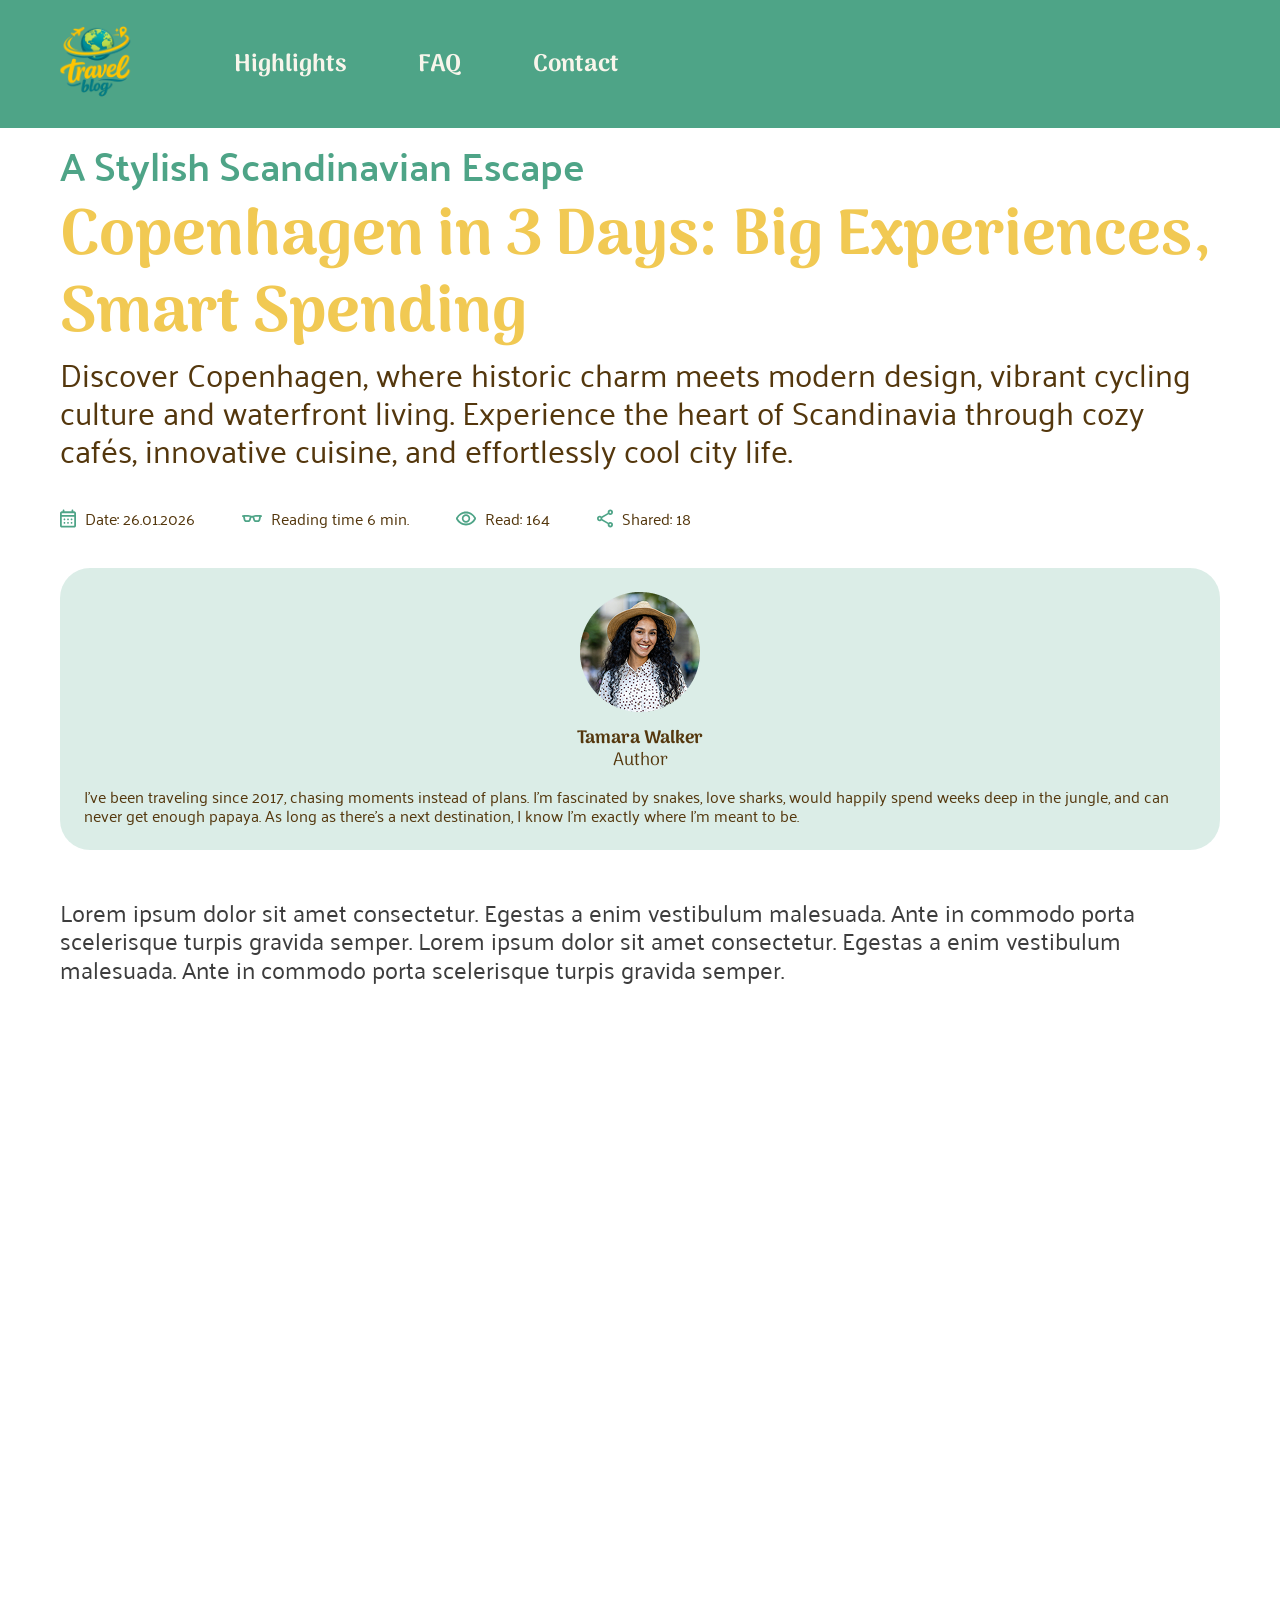
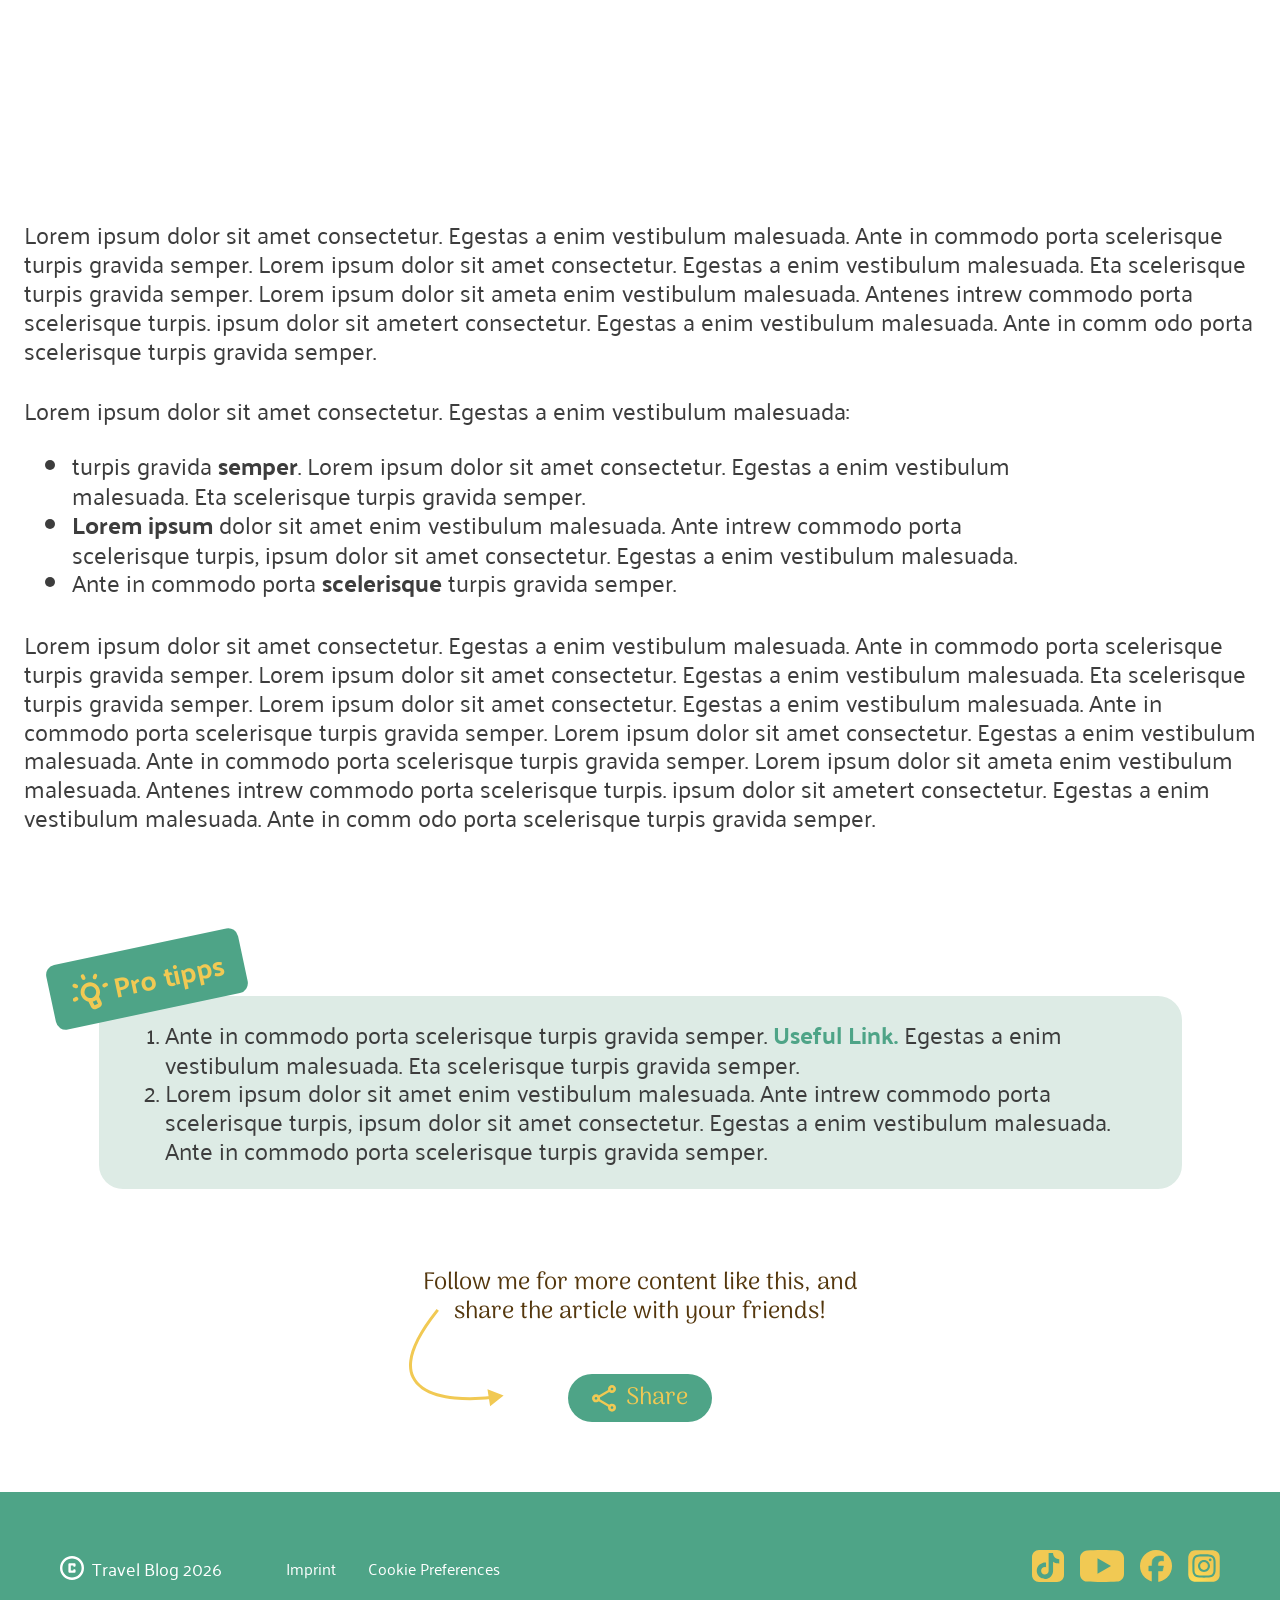
<file: article-two.html>
<!doctype html>
<html lang="en">
    <head>
        <meta charset="UTF-8" />
        <meta name="viewport" content="width=device-width, initial-scale=1.0" />

        <link rel="stylesheet" href="./css/variables.css" />
        <link rel="stylesheet" href="./css/style.css" />
        <link rel="stylesheet" href="./css/fonts.css" />
        <link rel="stylesheet" href="./css/article-two.css" />
        <link rel="stylesheet" href="./css/header.css" />
        <link rel="stylesheet" href="./css/footer.css" />
        <link rel="stylesheet" href="./css/standard.css" />
        <title>Article 02</title>
    </head>
    <body>
        <header class="header">
            <section class="container">
                <div>
                    <a href="index.html#index.html">
                        <img
                            src="./assets/img/Article 03/logo 03 1.svg"
                            alt="Logo03"
                        />
                    </a>
                </div>
                <nav class="nav-bar">
                    <a class="high_nav" href="index.html#highlights">Highlights</a>
                    <a class="faq_nav" href="index.html#faq">FAQ</a>
                    <a class="con_nav" href="index.html#contact">Contact</a>
                </nav>
            </section>
        </header>

        <div class="container">
            <section class="card-article">
                <div class="article-text">
                    <sub class="subline">A Stylish Scandinavian Escape</sub>
                    <h1>
                        Copenhagen in 3 Days: Big Experiences, Smart Spending
                    </h1>
                    <p>
                        Discover Copenhagen, where historic charm meets modern
                        design, vibrant cycling culture and waterfront living.
                        Experience the heart of Scandinavia through cozy cafés,
                        innovative cuisine, and effortlessly cool city life.
                    </p>
                    <div class="article-footer">
                        <div class="wrap">
                            <img
                                class="calendar"
                                src="./assets/icons/Article 01/calendar_month.svg"
                                alt="calendar-icon"
                            />
                            <p class="footer-text">Date: 26.01.2026</p>
                        </div>
                        <div class="wrap">
                            <img
                                class="eyeglasses"
                                src="./assets/icons/Article 01/eyeglasses_2.svg"
                                alt="eyeglasses-Icon"
                            />
                            <p class="footer-text">Reading time 6 min.</p>
                        </div>
                        <div class="wrap">
                            <img
                                class="visibility"
                                src="./assets/icons/Article 01/visibility.svg"
                                alt="besucher-icon"
                            />
                            <p class="footer-text">Read: 164</p>
                        </div>
                        <div class="wrap">
                            <img
                                class="articel-share"
                                src="./assets/icons/Article 01/share_green.svg"
                                alt="share-info-icon"
                            />
                            <p class="footer-text">Shared: 18</p>
                        </div>
                    </div>
                </div>
                <div>
                    <div class="authorcard">
                        <div class="card-header">
                            <img
                                src="./assets/img/Article 03/Ellipse 21.png"
                                alt="Author"
                            />
                            <h3 class="card-name">Tamara Walker</h3>
                            <p class="name-text">Author</p>
                        </div>
                        <div class="card-body">
                            <p class="card-body-text">
                                I’ve been traveling since 2017, chasing moments
                                instead of plans. I’m fascinated by snakes, love
                                sharks, would happily spend weeks deep in the
                                jungle, and can never get enough papaya. As long
                                as there’s a next destination, I know I’m
                                exactly where I’m meant to be.
                            </p>
                        </div>
                    </div>
                </div>
            </section>
        </div>

        <main>
            <div class="container">
                <div class="info_text_video">
                    <p>
                        Lorem ipsum dolor sit amet consectetur. Egestas a enim
                        vestibulum malesuada. Ante in commodo porta scelerisque
                        turpis gravida semper. Lorem ipsum dolor sit amet
                        consectetur. Egestas a enim vestibulum malesuada. Ante
                        in commodo porta scelerisque turpis gravida semper.
                    </p>
                </div>
                <section class="video-wrapper">
                    <div class="video">
                        <iframe
                            id="player"
                            src="https://player.vimeo.com/video/927766087"
                            autoplay="1"
                            width="931"
                            height="520"
                            frameborder="0"
                        ></iframe>
                        <img
                            src="./assets/icons/Article 02/play_circle.svg"
                            alt="playbutton"
                            onclick="
                                this.style.display = 'none';
                                player.src += '?autoplay=1';
                            "
                        />
                    </div>
                </section>
            </div>

            <section class="info_text_list">
                <div class="text1">
                    <p>
                        Lorem ipsum dolor sit amet consectetur. Egestas a enim
                        vestibulum malesuada. Ante in commodo porta scelerisque
                        turpis gravida semper. Lorem ipsum dolor sit amet
                        consectetur. Egestas a enim vestibulum malesuada. Eta
                        scelerisque turpis gravida semper. Lorem ipsum dolor sit
                        ameta enim vestibulum malesuada. Antenes intrew commodo
                        porta scelerisque turpis. ipsum dolor sit ametert
                        consectetur. Egestas a enim vestibulum malesuada. Ante
                        in comm odo porta scelerisque turpis gravida semper.
                    </p>
                </div>

                <p>
                    Lorem ipsum dolor sit amet consectetur. Egestas a enim
                    vestibulum malesuada:
                </p>

                <div class="list">
                    <ul>
                        <li>
                            turpis gravida <b>semper</b>. Lorem ipsum dolor sit
                            amet consectetur. Egestas a enim vestibulum
                            malesuada. Eta scelerisque turpis gravida semper.
                        </li>
                        <li>
                            <b>Lorem ipsum</b> dolor sit amet enim vestibulum
                            malesuada. Ante intrew commodo porta scelerisque
                            turpis, ipsum dolor sit amet consectetur. Egestas a
                            enim vestibulum malesuada.
                        </li>
                        <li>
                            Ante in commodo porta <b>scelerisque</b> turpis
                            gravida semper.
                        </li>
                    </ul>
                </div>

                <div class="text2">
                    <p>
                        Lorem ipsum dolor sit amet consectetur. Egestas a enim
                        vestibulum malesuada. Ante in commodo porta scelerisque
                        turpis gravida semper. Lorem ipsum dolor sit amet
                        consectetur. Egestas a enim vestibulum malesuada. Eta
                        scelerisque turpis gravida semper. Lorem ipsum dolor sit
                        amet consectetur. Egestas a enim vestibulum malesuada.
                        Ante in commodo porta scelerisque turpis gravida semper.
                        Lorem ipsum dolor sit amet consectetur. Egestas a enim
                        vestibulum malesuada. Ante in commodo porta scelerisque
                        turpis gravida semper. Lorem ipsum dolor sit ameta enim
                        vestibulum malesuada. Antenes intrew commodo porta
                        scelerisque turpis. ipsum dolor sit ametert consectetur.
                        Egestas a enim vestibulum malesuada. Ante in comm odo
                        porta scelerisque turpis gravida semper.
                    </p>
                </div>
            </section>

            <div class="container">
                <section class="pro_tipps">
                    <div class="list_icon">
                        <img
                            src="./assets/icons/Article 02/wb_incandescent.svg"
                        />
                        <p>Pro tipps</p>
                    </div>
                    <div class="list">
                        <ol>
                            <li>
                                Ante in commodo porta scelerisque turpis gravida
                                semper.
                                <span><b>Useful Link. </b></span> Egestas a enim
                                vestibulum malesuada. Eta scelerisque turpis
                                gravida semper.
                            </li>
                            <li>
                                Lorem ipsum dolor sit amet enim vestibulum
                                malesuada. Ante intrew commodo porta scelerisque
                                turpis, ipsum dolor sit amet consectetur.
                                Egestas a enim vestibulum malesuada. Ante in
                                commodo porta scelerisque turpis gravida semper.
                            </li>
                        </ol>
                    </div>
                </section>
            </div>

            <div class="container">
                <section class="share">
                    <p>
                        Follow me for more content like this, and share the
                        article with your friends!
                    </p>
                    <img
                        class="arrow"
                        src="./assets/icons/Article 01/Vector 12.svg"
                        alt="Pfeil"
                    />
                    <div class="button">
                        <img
                            src="./assets/icons/Article 01/share.svg"
                            alt="share"
                        />
                        <p>Share</p>
                    </div>
                </section>
            </div>
        </main>

        <section class="footer-contain">
            <div class="container">
                <footer class="footer-bar">
                    <div class="side-bar">
                        <div class="copyrightwrapper">
                            <img
                                src="./assets/icons/Article 01/copyright.svg"
                                alt="copyright"
                            />
                            <p class="travel">Travel Blog 2026</p>
                        </div>
                        <div class="imprintcookiereverse">
                            <a href="imprint.html">
                                <p class="imp">Imprint</p></a
                            >
                            <p class="cookie">Cookie Preferences</p>
                        </div>
                    </div>
                    <div class="sozi-bar">
                        <a href="https://www.tiktok.com/de-DE/" target="_blank">
                            <img
                                src="./assets/icons/Article 01/Tiktok_icon 1.svg"
                                alt="tiktok"
                        /></a>
                        <a href="https://www.youtube.com/" target="_blank">
                            <img
                                src="./assets/icons/Article 01/youtube.svg"
                                alt="youtube"
                        /></a>
                        <a
                            href="https://www.facebook.com/?locale=de_DE"
                            target="_blank"
                        >
                            <img
                                src="./assets/icons/Article 01/facebook.svg"
                                alt="facebook"
                        /></a>
                        <a href="https://www.instagram.com/" target="_blank">
                            <img
                                src="./assets/icons/Article 01/Instagram_logo_2016 1.svg"
                                alt="Instagram"
                        /></a>
                    </div>
                </footer>
            </div>
        </section>
        <div class="footermenu">
            <a href="#top">
                <img src="./assets/icons/Main/home.svg" alt="home" />
            </a>
            <a href="#top">
                <img
                    src="./assets/icons/Main/rocket_launch_green.svg"
                    alt="rocket"
                />
            </a>
            <a href="#top">
                <img src="./assets/icons/Main/live_help_green.svg" alt="help" />
            </a>
            <a href="#top">
                <img
                    src="./assets/icons/Main/person_pin_green.svg"
                    alt="person"
                />
            </a>
        </div>
    </body>
</html>
</file>
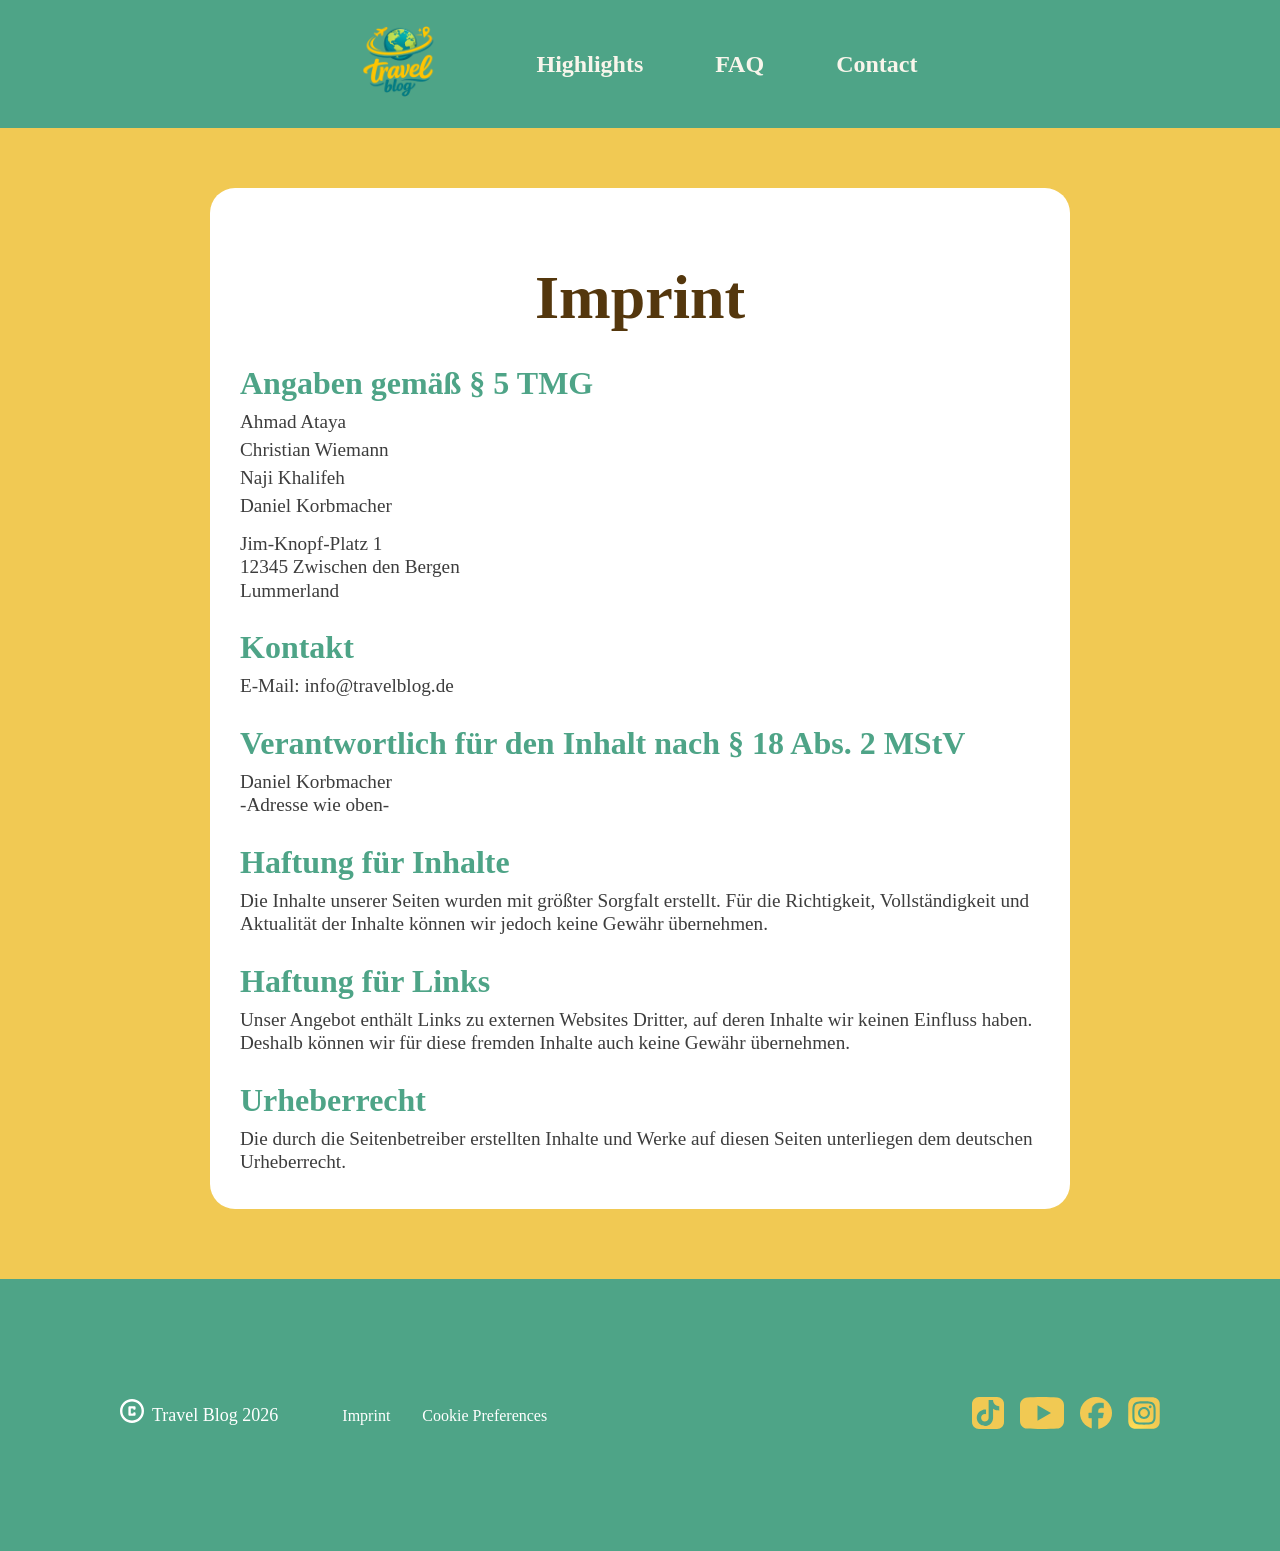
<file: imprint.html>
<!doctype html>
<html lang="en">
    <head>
        <meta charset="UTF-8" />
        <meta name="viewport" content="width=device-width, initial-scale=1.0" />

        <link rel="stylesheet" href="./css/imprint.css" />
        <link rel="stylesheet" href="./css/header.css" />
        <link rel="stylesheet" href="./css/footer.css" />

        <title>Imprint</title>
    </head>

    <body>
        <header id="top" class="header">
            <section class="container">
                <div>
                    <a href="#index.html">
                        <img
                            src="./assets/img/Article 03/logo 03 1.svg"
                            alt="Logo03"
                        />
                    </a>
                </div>
                <nav class="nav-bar">
                    <a class="high_nav" href="index.html#highlights">Highlights</a>
                    <a class="faq_nav" href="index.html#faq">FAQ</a>
                    <a class="con_nav" href="index.html#contact">Contact</a>
                </nav>
            </section>
        </header>

        <div class="container">
            <div class="imprint">
                <h1>Imprint</h1>

                <h2>Angaben gemäß § 5 TMG</h2>

                <div class="names">
                    <p>Ahmad Ataya</p>
                    <p>Christian Wiemann</p>
                    <p>Naji Khalifeh</p>
                    <p>Daniel Korbmacher</p>
                </div>

                <p>
                    Jim-Knopf-Platz 1<br />
                    12345 Zwischen den Bergen<br />
                    Lummerland
                </p>

                <h2>Kontakt</h2>
                <p>E-Mail: info@travelblog.de</p>

                <h2>Verantwortlich für den Inhalt nach § 18 Abs. 2 MStV</h2>
                <p>
                    Daniel Korbmacher<br />
                    -Adresse wie oben-
                </p>

                <h2>Haftung für Inhalte</h2>
                <p>
                    Die Inhalte unserer Seiten wurden mit größter Sorgfalt erstellt.
                    Für die Richtigkeit, Vollständigkeit und Aktualität der Inhalte
                    können wir jedoch keine Gewähr übernehmen.
                </p>

                <h2>Haftung für Links</h2>
                <p>
                    Unser Angebot enthält Links zu externen Websites Dritter, auf
                    deren Inhalte wir keinen Einfluss haben. Deshalb können wir für
                    diese fremden Inhalte auch keine Gewähr übernehmen.
                </p>

                <h2>Urheberrecht</h2>
                <p>
                    Die durch die Seitenbetreiber erstellten Inhalte und Werke auf
                    diesen Seiten unterliegen dem deutschen Urheberrecht.
                </p>
            </div>
        </div>

        <section class="footer-contain">
            <div class="container">
                <footer class="footer-bar">
                    <div class="side-bar">
                        <div class="copyrightwrapper">
                            <img
                                src="./assets/icons/Article 01/copyright.svg"
                                alt="copyright"
                            />
                            <p class="travel">Travel Blog 2026</p>
                        </div>
                        <div class="imprintcookiereverse">
                        <a href="imprint.html"> <p class="imp">Imprint</p></a>
                        <p class="cookie">Cookie Preferences</p></div>
                    </div>
                    <div class="sozi-bar">
                        <a href="https://www.tiktok.com/de-DE/" target="_blank">
                            <img
                                src="./assets/icons/Article 01/Tiktok_icon 1.svg"
                                alt="tiktok"
                        /></a>
                        <a href="https://www.youtube.com/" target="_blank">
                            <img
                                src="./assets/icons/Article 01/youtube.svg"
                                alt="youtube"
                        /></a>
                        <a
                            href="https://www.facebook.com/?locale=de_DE"
                            target="_blank"
                        >
                            <img
                                src="./assets/icons/Article 01/facebook.svg"
                                alt="facebook"
                        /></a>
                        <a href="https://www.instagram.com/" target="_blank">
                            <img
                                src="./assets/icons/Article 01/Instagram_logo_2016 1.svg"
                                alt="Instagram"
                        /></a>
                    </div>
                </footer>
            </div>
        </section>
        <div class="footermenu">
            <a href="#top">
                <img src="./assets/icons/Main/home.svg" alt="home" />
            </a>
            <a href="#top">
                <img src="./assets/icons/Main/rocket_launch_green.svg" alt="rocket" />
            </a>
            <a href="#top">
                <img src="./assets/icons/Main/live_help_green.svg" alt="help" />
            </a>
            <a href="#top">
                <img src="./assets/icons/Main/person_pin_green.svg" alt="person" />
            </a>
        </div>
    </body>
</html>
</file>
<file: css/header.css>
.header {
    display: flex;
    height: 128px;
    justify-content: space-between;
    align-items: center;
    background-color: rgba(78, 164, 135, 1);

    .container {
        display: flex;
        align-items: center;
        gap: 102px;
    }
}

.nav-bar {
    display: flex;
    gap: 72px;
}
.nav-bar a {
    font-family: "arima";
    font-weight: 700;
    font-size: 1.5rem;
    text-decoration: none;
}

.high_nav {
    text-decoration: none;
    display: inline-block;
    transition: all 0.3s ease;
    background-position: bottom;
    background-repeat: no-repeat;
    background-size: 0% 25px;
    color: rgba(248, 245, 235, 1);
}
.high_nav:hover {
    background-image: url(../assets/icons/Main/Highlights_hover.svg);
    background-size: 100% 20px;
    left: 1px;
    bottom: -1px;
    color: rgba(248, 245, 235, 1);
}
.high_nav:active {
    color: rgba(241, 201, 83, 1);
}

.high_nav:focus {
    color: rgba(241, 201, 83, 1);
}
.faq_nav {
    text-decoration: none;
    display: inline-block;
    transition: all 0.3s ease;
    background-position: bottom;
    background-repeat: no-repeat;
    background-size: 0% 2px;
    color: rgba(248, 245, 235, 1);
}
.faq_nav:hover {
    background-image: url(../assets/icons/Main/FAQ_hover.svg);
    background-size: 100% 20px;
    color: rgba(248, 245, 235, 1);
    left: 1px;
    bottom: -1px;
}
.faq_nav:active {
    color: rgba(241, 201, 83, 1);
}
.faq_nav:focus {
    color: rgba(241, 201, 83, 1);
}
.con_nav {
    text-decoration: none;
    display: inline-block;
    transition: all 0.3s ease;
    background-position: bottom;
    background-repeat: no-repeat;
    background-size: 0% 2px;
    color: rgba(248, 245, 235, 1);
}
.con_nav:hover {
    background-image: url(../assets/icons/Main/Contacts_hover.svg);
    background-size: 100% 20px;
    color: rgba(248, 245, 235, 1);
    left: 1px;
    bottom: -1px;
}
.con_nav:active {
    color: rgba(241, 201, 83, 1);
}
.con_nav:focus {
    color: rgba(241, 201, 83, 1);
}

@media screen  and (max-width: 767px) {
.nav-bar {display:none;}
.header{
    justify-content: center;
    z-index:10;
}
}
</file>
<file: css/footer.css>
.sozi-bar {
    display: flex;
    justify-content: flex-end;
    align-items: center;

    height: 32px;
    gap: 16px;
}
.side-bar {
    display: flex;
    align-items: center;
}
.side-bar p {
    color: rgba(255, 255, 255, 1);
    font-size: 16px;
    height: 24px;

    display: flex;
    align-items: center;
    font-family: "Palanquin";
    font-weight: 400;
}

.side-bar a {
    text-decoration: none;
    color: rgb(255, 255, 255, 1);
    font-family: "Palanquin";
    padding: 0 32px 0 64px;
}
.side-bar .travel {
    display: flex;
    gap: 4px;
    font-size: 18px;
    justify-content: flex-start;
}
.side-bar .imp {
    font-size: 16px;
}
.side-bar {
    cookie {
        left: 15px;
    }
}
.side-bar img {
    width: 24px;
    height: 24px;
}
.footer-bar {
    display: flex;
    align-items: center;
    justify-content: space-between;
    padding: 0px max(120px, calc(50%-720px));
}
.footer-contain {
    margin-top: 70px;
    background-color: rgba(78, 164, 135, 1);
    height: 152px;
    padding: 60px 0px;
}

.travel {
    padding-left: 8px;
}
.copyrightwrapper {
    display: flex;
}
.imprintcookiereverse{
display: flex;
}
.footermenu{
    display: none;
}

@media screen and (max-width: 767px) {
    .side-bar {
        flex-direction: column-reverse;
        align-items: flex-start;
        gap: 8px;

        p {
            font-size: 1rem;
        }

        a {
        padding:0;
        }

    }
    .sozi-bar {
        a img {
            height: 24px;
        }
    }
    .footer-bar{
        align-items: end;
    }
    .footer-contain{
        height: auto;
        padding:20px 0 100px 0;
    }
    .footermenu{
    display: flex;
    justify-content: space-between;
    padding: 25px;
    background-color: var(--primary-gelb);
    position:fixed;
    bottom: 0;
    left:0;
    right:0;
    z-index:10;
    a{display: flex;
    align-items: center;}
}
.copyrightwrapper{ img{height: 20px; width: 20px;}
align-items: center;}
.imprintcookiereverse{
flex-direction: column;
}
}

@media screen and (max-width: 375px)
{
.sozi-bar{display: none;}

.footermenu {
    max-width: 375px;
}
}
</file>
<file: css/variables.css>
:root {
    /* FARBEN */

    --secondary-braun: #54370d; /*für Fonts */
    --primary-gelb: #f1c953;
    --primary-green:#4EA487;

    --main-font:'Arima';
}
</file>
<file: css/fonts.css>
/* arima-regular - latin */
@font-face {
  font-display: swap; /* Check https://developer.mozilla.org/en-US/docs/Web/CSS/@font-face/font-display for other options. */
  font-family: 'Arima';
  font-style: normal;
  font-weight: 400;
  src: url('../assets/fonts/arima-v7-latin-regular.woff2') format('woff2'); /* Chrome 36+, Opera 23+, Firefox 39+, Safari 12+, iOS 10+ */
}
/* arima-500 - latin */
@font-face {
  font-display: swap; /* Check https://developer.mozilla.org/en-US/docs/Web/CSS/@font-face/font-display for other options. */
  font-family: 'Arima';
  font-style: normal;
  font-weight: 500;
  src: url('../assets/fonts/arima-v7-latin-500.woff2') format('woff2'); /* Chrome 36+, Opera 23+, Firefox 39+, Safari 12+, iOS 10+ */
}
/* arima-600 - latin */
@font-face {
  font-display: swap; /* Check https://developer.mozilla.org/en-US/docs/Web/CSS/@font-face/font-display for other options. */
  font-family: 'Arima';
  font-style: normal;
  font-weight: 600;
  src: url('../assets/fonts/arima-v7-latin-600.woff2') format('woff2'); /* Chrome 36+, Opera 23+, Firefox 39+, Safari 12+, iOS 10+ */
}
/* arima-700 - latin */
@font-face {
  font-display: swap; /* Check https://developer.mozilla.org/en-US/docs/Web/CSS/@font-face/font-display for other options. */
  font-family: 'Arima';
  font-style: normal;
  font-weight: 700;
  src: url('../assets/fonts/arima-v7-latin-700.woff2') format('woff2'); /* Chrome 36+, Opera 23+, Firefox 39+, Safari 12+, iOS 10+ */
}
/* palanquin-regular - latin */
@font-face {
  font-display: swap; /* Check https://developer.mozilla.org/en-US/docs/Web/CSS/@font-face/font-display for other options. */
  font-family: 'Palanquin';
  font-style: normal;
  font-weight: 400;
  src: url('../assets/fonts/palanquin-v17-latin-regular.woff2') format('woff2'); /* Chrome 36+, Opera 23+, Firefox 39+, Safari 12+, iOS 10+ */
}
/* palanquin-500 - latin */
@font-face {
  font-display: swap; /* Check https://developer.mozilla.org/en-US/docs/Web/CSS/@font-face/font-display for other options. */
  font-family: 'Palanquin';
  font-style: normal;
  font-weight: 500;
  src: url('../assets/fonts/palanquin-v17-latin-500.woff2') format('woff2'); /* Chrome 36+, Opera 23+, Firefox 39+, Safari 12+, iOS 10+ */
}
/* palanquin-600 - latin */
@font-face {
  font-display: swap; /* Check https://developer.mozilla.org/en-US/docs/Web/CSS/@font-face/font-display for other options. */
  font-family: 'Palanquin';
  font-style: normal;
  font-weight: 600;
  src: url('../assets/fonts/palanquin-v17-latin-600.woff2') format('woff2'); /* Chrome 36+, Opera 23+, Firefox 39+, Safari 12+, iOS 10+ */
}
/* palanquin-700 - latin */
@font-face {
  font-display: swap; /* Check https://developer.mozilla.org/en-US/docs/Web/CSS/@font-face/font-display for other options. */
  font-family: 'Palanquin';
  font-style: normal;
  font-weight: 700;
  src: url('../assets/fonts/palanquin-v17-latin-700.woff2') format('woff2'); /* Chrome 36+, Opera 23+, Firefox 39+, Safari 12+, iOS 10+ */
}
/* palanquin-dark-regular - latin */
@font-face {
  font-display: swap; /* Check https://developer.mozilla.org/en-US/docs/Web/CSS/@font-face/font-display for other options. */
  font-family: 'Palanquin Dark';
  font-style: normal;
  font-weight: 400;
  src: url('../assets/fonts/palanquin-dark-v17-latin-regular.woff2') format('woff2'); /* Chrome 36+, Opera 23+, Firefox 39+, Safari 12+, iOS 10+ */
}
/* palanquin-dark-500 - latin */
@font-face {
  font-display: swap; /* Check https://developer.mozilla.org/en-US/docs/Web/CSS/@font-face/font-display for other options. */
  font-family: 'Palanquin Dark';
  font-style: normal;
  font-weight: 500;
  src: url('../assets/fonts/palanquin-dark-v17-latin-500.woff2') format('woff2'); /* Chrome 36+, Opera 23+, Firefox 39+, Safari 12+, iOS 10+ */
}
/* palanquin-dark-600 - latin */
@font-face {
  font-display: swap; /* Check https://developer.mozilla.org/en-US/docs/Web/CSS/@font-face/font-display for other options. */
  font-family: 'Palanquin Dark';
  font-style: normal;
  font-weight: 600;
  src: url('../assets/fonts/palanquin-dark-v17-latin-600.woff2') format('woff2'); /* Chrome 36+, Opera 23+, Firefox 39+, Safari 12+, iOS 10+ */
}
/* palanquin-dark-700 - latin */
@font-face {
  font-display: swap; /* Check https://developer.mozilla.org/en-US/docs/Web/CSS/@font-face/font-display for other options. */
  font-family: 'Palanquin Dark';
  font-style: normal;
  font-weight: 700;
  src: url('../assets/fonts/palanquin-dark-v17-latin-700.woff2') format('woff2'); /* Chrome 36+, Opera 23+, Firefox 39+, Safari 12+, iOS 10+ */
}
</file>
<file: css/article-two.css>
.video-wrapper {
    display: flex;
    justify-content: center;
    padding-top: 80px;
}

.video {
    margin: auto;

    img {
        position: absolute;
        transform: translate(-50%, -50%);
        top: 50%;
        left: 50%;
        height: 147px;
        z-index: 2;
    }
}

#player {
    border-radius: 53px;
}

.info_text_list {
    width: 1200px;
    margin: auto;
    text-align: left;

    p {
        font-size: 1.5rem;
        font-family: "Palanquin";
        color: #3d3d3d;
    }

    .text1 {
        font-size: 1.5rem;
        font-family: "Palanquin";
        line-height: 1.2;
        padding-bottom: 32px;
        color: #3d3d3d;
    }

    .text2 {
        font-size: 1.5rem;
        font-family: "Palanquin";
        line-height: 1.2;
        padding-top: 32px;
        color: #3d3d3d;
    }
}
.info_text_video {
    font-size: 1.5rem;
    padding-top: 48px;
    font-family: "Palanquin";
    line-height: 1.2;
    margin: auto;
    justify-content: center;
    color: #3d3d3d;
}

.list {
    text-align: left;
    display: inline-block;
    margin-top: 10px;

    ul {
        margin-left: 48px;
        padding-top: 16px;
    }
}

.list_icon {
    display: flex;
    position: absolute;
    top: -50px;
    left: -50px;
    background-color: #4ea487;
    border-radius: 10px;
    width: 196px;
    height: 66px;
    justify-content: center;
    align-items: center;
    transform: rotate(-12deg);

    img {
        width: 43px;
        height: 43px;
        padding-right: 5px;
    }

    p {
        color: #f1c953;
        font-family: "Palanquin";
        font-weight: bold;
        font-size: 1.75rem;
    }
}

.pro_tipps {
    max-width: 1083px;
    height: 100%;
    background-color: #ddebe5;
    justify-content: center;
    align-items: center;
    border-radius: 24px;
    margin: auto;
    margin-top: 60px;
    padding: 1.5rem;

    .list {
        font-family: "Palanquin";
        font-size: 1.5rem;
        margin: auto;
    }

    ol {
        line-height: 1.2;
    }

    span {
        color: #4ea487;
        font-family: "Palanquin";
        font-weight: bold;
        font-size: 1.5rem;
    }
}

.share {
    display: flex;
    flex-direction: column;
    align-items: center;
    margin: auto;
    max-width: 493px;
    gap: 48px;
    p {
        color: var(--secondary-braun);
        font-family: "Arima";
        font-size: 1.5rem;
        line-height: 1.2;
        text-align: center;
    }
}

.button {
    display: flex;
    align-items: center;
    gap: 10px;
    padding: 0px 24px;
    height: 48px;
    background-color: var(--primary-green);
    border-radius: 40px;
    p {
        color: var(--primary-gelb);
        font-family: "Arima";
        font-size: 1.5rem;
    }
}
@media screen and (max-width: 767px) {
    .video {
        margin: 0;
        position: relative;
        width: 100%;
        padding-bottom: 56.25%;
        height: 0;
        overflow: hidden;

        img {
            position: absolute;
            transform: translate(-50%, -50%);
            top: 50%;
            left: 50%;
            height: 60px;
            z-index: 2;
        }
    }
    .video iframe {
        position: absolute;
        top: 0;
        left: 0;
        width: 100%;
        height: 100%;
    }
    #player {
        border-top-right-radius: 20px;
        border-top-left-radius: 20px;
        border-bottom-left-radius: 20px;
        border-bottom-right-radius: 20px;
    }

    .info_text_list {
        width: 100%;
        margin: auto;
        text-align: left;
        padding: 24px;

        p {
            font-size: 1rem;
            font-family: "Palanquin";
            color: #3d3d3d;
            line-height: 1.2;
        }

        .text1 {
            font-size: 1rem;
            font-family: "Palanquin";
            line-height: 1.2;
            padding-bottom: 32px;
            color: #3d3d3d;
        }

        .text2 {
            font-size: 1rem;
            font-family: "Palanquin";
            line-height: 1.2;
            padding-top: 32px;
            color: #3d3d3d;
        }

        .list {
            text-align: left;
            display: inline-block;
            margin-top: 10px;

            ul {
                margin-left: 48px;
                padding-top: 16px;
                font-size: 1rem;
            }
        }
    }
    .info_text_video {
        font-size: 1rem;
        font-family: "Palanquin";
        line-height: 1.2;
        margin: auto;
        justify-content: center;
        color: #3d3d3d;
    }
    .pro_tipps {
        max-width: 1083px;
        height: 100%;
        background-color: #ddebe5;
        justify-content: center;
        align-items: center;
        border-radius: 24px;
        margin: auto;
        margin-top: 60px;
        padding: 1.5rem;

        .list {
            font-family: "Palanquin";
            font-size: 1rem;
            margin: auto;
        }

        ol {
            line-height: 1.2;
        }

        span {
            color: #4ea487;
            font-family: "Palanquin";
            font-weight: bold;
            font-size: 1rem;
        }
    }
    .list_icon {
        left: 0;
        top: -65px;
    }
    
    
}

@media screen and (min-width: 767px) and (max-width: 1280px) {
    .video {
        margin: 0;
        position: relative;
        width: 100%;
        padding-bottom: 56.25%;
        height: 0;
        overflow: hidden;

        img {
            position: absolute;
            transform: translate(-50%, -50%);
            top: 50%;
            left: 50%;
            height: 120px;
            z-index: 2;
        }
    }
    .video iframe {
        position: absolute;
        top: 0;
        left: 0;
        width: 100%;
        height: 100%;
    }
    #player {
        border-top-right-radius: 30px;
        border-top-left-radius: 30px;
        border-bottom-left-radius: 30px;
        border-bottom-right-radius: 30px;
    }
    .info_text_list {
        width: 100%;
        margin: auto;
        text-align: left;
        padding: 24px;

        p {
            font-size: 1.5rem;
            font-family: "Palanquin";
            color: #3d3d3d;
            line-height: 1.2;
        }
        .text1 {
            font-size: 1.5rem;
            font-family: "Palanquin";
            line-height: 1.2;
            padding-bottom: 32px;
            color: #3d3d3d;
        }
        .text2 {
            font-size: 1.5rem;
            font-family: "Palanquin";
            line-height: 1.2;
            padding-top: 32px;
            color: #3d3d3d;
        }
        .list {
            text-align: left;
            display: inline-block;
            margin-top: 10px;
            ul {
                margin-left: 48px;
                padding-top: 16px;
                font-size: 1.5rem;
            }
        }
    }
}
</file>
<file: css/article-three.css>
.card-article {
    padding-top: 80px;
    display: flex;
    gap: 24px;
    justify-content: space-between;
}

.subline {
    font-family: "Palanquin";
    font-weight: 600;
    font-size: 40px;
    color: rgba(78, 164, 135, 1);
}
.article-text h1 {
    font-family: "Arima";
    font-weight: bold;
    font-size: 64px;
    color: rgba(241, 201, 83, 1);
    line-height: 1.2;
}

.article-text p {
    color: rgba(84, 55, 13, 1);
    font-family: "palanquin";
    font-size: 32px;
    font-weight: 400;
    line-height: 1.2;
}
.article-footer {
    display: flex;
    justify-content: flex-start;
    align-items: center;
    left: 1px;
    top: 30px;
    gap: 32px;
}
.article-footer .footer-text {
    color: rgba(84, 55, 13, 1);
    font-family: "palanquin";
    font-size: 16px;
    font-weight: 400;
    line-height: 1.2;
    right: 15px;
}
.authorcard {
    flex-shrink: 0;
    background-color: rgba(78, 164, 135, 0.2);
    width: 272px;
    height: 389px;
    border-radius: 30px;
}
.card-header {
    display: flex;
    flex-direction: column;
    align-items: center;

    img {
        padding: 16px 0 16px 0;
    }
}
.card-body {
    display: flex;
    align-items: center;
    flex-direction: column;

    margin: 16px;

    .card-name {
        font-family: "Arima";
        font-weight: 700;
        font-size: 18px;
        line-height: 1.2;
    }
    .name-text {
        font-family: "Arima";
        font-weight: 400;
        font-size: 18px;
        line-height: 1.2;
        padding-bottom: 12px;
    }
}
.card-body-text {
    font-family: "palanquin";
    font-size: 16px;
    font-weight: 400;
    color: rgba(84, 55, 13, 1);
}
.wrap {
    display: flex;
    gap: 24px;
}

.periods {
    display: flex;
    align-items: center;
    justify-content: center;
    flex-direction: column;

    img {
        width: 640px;
        padding-bottom: 88px;
    }
}

.headline_periods {
    h2 {
        color: #54370d;
        font-family: "Arima", semibold;
        font-size: 32px;
        padding-bottom: 24px;
    }
}

.text_periods {
    p {
        font-family: "Palanquin";
        font-size: 1.5rem;
        color: #3d3d3d;
        line-height: 1.2;
        padding-bottom: 88px;
    }
}

.statistics {
    max-width: 100%;
    display: flex;
    flex-direction: column;

    p {
        align-items: center;
        justify-content: center;
    }
}

.graph {
    display: flex;

    h2 {
        font-family: "Arima";
        font-size: 2rem;
        color: #54370d;
        max-width: 519px;
        text-align: center;
    }

    p {
        font-family: "Palanquin";
        font-size: 1.5rem;
        color: #3d3d3d;
        line-height: 1.2;
    }
}

.graph1 {
    display: flex;
    flex-direction: column;
    justify-content: space-between;
    align-items: center;
    width: 50%;

    img {
        width: 519px;
    }

    p {
        max-width: 519px;
        padding: 16px;
    }
}

.graph2 {
    display: flex;
    flex-direction: column;
    justify-content: space-between;
    align-items: center;
    width: 50%;

    img {
        width: 519px;
    }

    p {
        max-width: 519px;
        padding: 16px;
    }
}

.text_statistic {
    font-family: "Palanquin";
    font-size: 1.5rem;
    color: #3d3d3d;
    line-height: 1.2;
    padding-top: 88px;
}

@media screen and (max-width: 1100px) {
    .graph img {
        width: 430px;
    }
}

@media screen and (max-width: 900px) {
    .graph {
        img {
            width: 350px;
        }

        h2 {
            font-size: 1.75rem;
        }

        p {
            font-size: 1.2rem;
            max-width: 350px;
        }
    }
}

@media screen and (max-width: 801px) {
    .graph {
        img {
            width: 300px;
        }

        h2 {
            font-size: 1.5rem;
        }

        p {
            max-width: 310px;
        }
    }

    .text_periods {
        p {
            font-size: 1.2rem;
        }
    }

    .statistics {
        p {
            font-size: 1.2rem;
        }
    }

    .periods {
        img {
            width: 550px;
        }
    }
}

@media screen and (min-width: 768px) and (max-width: 1280px) {
    .container {
        padding: 0 60px;
    }

    .card-article {
        flex-direction: column;
        gap: 24px;
        padding-top: 48px;
    }

    .card-body-text {
        font-size: 20px;
    }

    .authorcard {
        display: flex;
        width: 100%;
        height: 100%;
        padding: 8px;
        margin-top: 16px;
        img {
            padding: 16px;
        }
    }

    .card-body {
        justify-content: center;
    }

    .text_statistic {
        padding-top: 62px;
    }

    .article-footer {
        gap: 28px;
        padding-bottom: 24px;
    }
}

@media screen and (max-width: 767px) {
    .container {
        padding: 0 20px;
    }

    .card-article {
        flex-direction: column;
        gap: 12px;
        padding-top: 48px;
    }

    .article-footer {
        width: 100%;
        flex-wrap: wrap;
    }

    .article-footer {
        gap: 5px;
    }

    .authorcard {
        display: flex;
        flex-direction: column;
        width: 100%;
        height: 100%;
        padding: 8px;
        margin-top: 42px;
    }

    .subline {
        font-size: 28px;
    }

    .article-text {
        h1 {
            font-size: 54px;
        }

        p {
            font-size: 24px;
        }
    }

    .article-footer {
        gap: 28px;
    }
}

@media screen and (max-width: 650px) {
    .graph {
        flex-direction: column;
        justify-content: center;
        align-items: center;
        
    }

    .graph1 {
        width: 550px;
        h2 {
            padding-top: 24px;
            font-size: 32px;
        }

        img {
            width: 550px;
        }

        p {
            max-width: 550px;
        }
    }

    .graph2 {
        width: 550px;
        h2 {
            padding-top: 36px;
            font-size: 32px;
        }

        img {
            width: 550px;
        }

        p {
            max-width: 550px;
        }
    }

    .article-footer {
        gap: 22px;
    }
}

@media screen and (max-width: 580px){
    .graph1 {
        width: 50%;

        img {
        width: 450px;
        }
    }
    .graph2 {
        width: 50%;

        img {
        width: 450px;
        }
    }

    .periods {
        img {
            width: 450px;
        }
    }
}

@media screen and (max-width: 480px){
    .graph1 {
        width: 50%;

        img {
        width: 375px;
        }
    }
    .graph2 {
        width: 50%;

        img {
        width: 375px;
        }
    }

    .periods {
        img {
            width: 375px;
        }
    }
}

@media screen and (max-width: 400px) {
    .article-text{
        h1 {
            font-size: 40px;
        }

        .subline {
            font-size: 20px;
        }

        p {
            font-size: 18px;
        }
    }

    .graph1 {
        width: 50%;

        img {
        width: 300px;
        }

        h2 {
            font-size: 20px;
        }

        p {
            max-width: 300px;
        }
    }

    .graph2 {
        width: 50%;

        img {
        width: 300px;
        }

        h2 {
            font-size: 20px;
        }

        p {
            width: 300px;
        }
    }

    .periods {
        img {
            width: 300px;
            padding-bottom: 48px;
        }
    }

    .share {
        p {
            font-size: 18px;
        }

        .arrow {
            width: 64px;
        }
    }
}

@media screen and (max-width: 320px) {
    .graph1 {
        width: 50%;

        img {
        width: 300px;
        }

        h2 {
            font-size: 20px;
        }

        p {
            max-width: 300px;
        }
    }

    .graph2 {
        width: 50%;

        img {
        width: 300px;
        }

        h2 {
            font-size: 20px;
        }

        p {
            max-width: 300px;
        }
    }

    .periods {
        img {
            width: 300px;
        }

        h2 {
            font-size: 20px;
        }
    }

    .share {
        .arrow {
            width: 64px;
        }
    }
}
</file>
<file: css/style.css>
h1 {
    font-family: "Arima";
    color: var(--secondary-braun);
    font-size: 3.75rem;
}
.banner-container {
    padding: 0px max(0px, calc(50% - 770px));
}
.main-banner {
    height: 547px;
    position: relative;
    padding: 60px;
}

.header-photo {
    position: absolute;
    top: 0;
    left: 0;
    height: 95%;
    width: 100%;
    z-index: 1;
    object-fit: cover;
}
.banner-vector {
    position: absolute;
    top: 0;
    left: 0;
    height: 100%;
    width: auto;
    z-index: 2;
    animation: vector 5s ease-in backwards;
}

.banner-content {
    position: relative;
    z-index: 3;

    width: 345px;
    p {
        font-family: var(--main-font);
        color: var(--secondary-braun);
        font-size: 1.75rem;
        line-height: 1.1;

        display: flex;
        align-items: left;
    }
}

.turkie {
    display: flex;
    align-items: center;
    justify-content: center;
    height: 160px;
    width: 160px;
    z-index: 3;
    background-color: #4ea487;
    position: absolute;
    top: 45%;
    left: 450px;
    border-radius: 50%;
    .spin {
        animation: spin 10s linear infinite;
    }
    img {
        position: absolute;
    }
}

@keyframes spin {
    0% {
        transform: rotate(-360deg);
    }
}

/*highlight-section*/

.highlight-section-page-one {
    display: flex;
    flex-direction: column;
    align-items: center;
    width: 100%;
}
.headline-section {
    display: flex;
    justify-content: center;
    align-items: center;
    text-align: center;
    padding-top: 84px;
    padding-bottom: 24px;
}
.headline-section img {
    width: 40px;
    height: 40px;
    gap: 8px;
    margin-bottom: 0px;
}
.headline-section > h2 {
    font-family: "Arima";
    font-size: 52px;
    font-weight: bold;
    color: rgba(78, 164, 135, 1);
    margin-bottom: 0px;
    line-height: 1.2;
    margin-left: 8px;
}

.highlight-section-page-one > p {
    text-align: center;
    font-family: "Palanquin";
    color: rgba(84, 55, 13, 1);
    line-height: 1.2;
    font-weight: 500;
    font-size: 24px;
    max-width: 1000px;
    padding-bottom: 86px;
    line-height: 1.2;
}
/*hero-slider*/
.item_start {
    background-image: url("../assets/img/Main/header\ photo.png");
}
.item_coppenhagen {
    background-image: url("../assets/img/Main/header\ photo\ \(1\).png");
}
.item_pattaya {
    background-image: url("../assets/img/Main/header\ photo\ \(2\).png");
}
.item_fuji {
    background-image: url("../assets/img/Main/header\ photo\ \(3\).png");
}

.radio_button {
    padding: 8px;
}

.hero_link {
    text-decoration: none;
    color: inherit;
    display: flex;
}
.hero_slider {
    position: relative;
    width: 100%;
    /* max-width: 1200px; */
    height: 533px;
    margin: auto;
    display: flex;
    justify-content: center;
    align-items: flex-end;
    padding-bottom: 30px;
    overflow: hidden;
    border-radius: 0 60px 0 0;
}
.slide_item {
    text-decoration: none;
    background-size: cover;
    background-position: center;
    background-repeat: no-repeat;
    width: 100%;
    height: 100%;
    position: absolute;
    top: 0;
    left: 0;
    display: none;
    justify-items: flex-start;
    align-items: flex-start;
    padding: 88px;
    cursor: pointer;
}

#slide_start:checked ~ .hero_slider_wrapper .item_start,
#slide_coppenhagen:checked ~ .hero_slider_wrapper .item_coppenhagen,
#slide_pattaya:checked ~ .hero_slider_wrapper .item_pattaya,
#slide_fuji:checked ~ .hero_slider_wrapper .item_fuji {
    display: flex;
}

.slide_content {
    background-color: rgba(255, 255, 255, 0.9);
    padding: 40px;
    border-radius: 8px;
    text-align: center;
    max-width: 80%;
    box-shadow: 0 10px 30px rgba(0, 0, 0, 0.2);
}

.hero_slider input[type="radio"] {
    appearance: none;
    -webkit-appearance: none;
    background-color: white;
    width: 28px;
    height: 28px;
    border: 2px solid white;
    border-radius: 50%;
    cursor: pointer;
    z-index: 3;
    margin: 8px;
    transition: 0.3s;
}

.slider_pad {
    width: 200px;
    height: 50px;
    display: flex;
    position: absolute;
    z-index: 2;
}

.hero_slider input[type="radio"]:checked {
    background-color: rgba(241, 201, 83, 1);
    border-color: rgba(241, 201, 83, 1);
    width: 35px;
    height: 28px;
    border-radius: 20px;
    box-shadow: 0 0 0 2px white;
}
.hero_slider_wrapper {
    position: absolute;
    top: 0;
    left: 0;
    width: 100%;
    height: 100%;
    z-index: 1;
}

.text_box_wrapper {
    background-color: rgba(255, 255, 255, 0.2);
    backdrop-filter: blur(10px);
    color: white;
    display: flex;
    text-align: left;
    flex-direction: column;
    width: 870px;
    height: auto;
    padding-right: 24px;
    line-height: 1.2;
    padding-bottom: 20px;
}

.slide_item h2 {
    font-family: "Palanquin Dark";
    font-size: 48px;
    color: rgba(255, 255, 255, 1);
    font-weight: 600;
    padding: 0;
    padding-left: 24px;
}

.slide_item p {
    font-family: "Palanquin";
    font-size: 28px;
    font-weight: normal;
    color: rgba(255, 255, 255, 1);
    padding-left: 24px;
}

@media screen and (min-width: 768px) and (max-width: 1280px) {
    .slide_item h2 {
        font-size: 2.5rem;
        padding-left: 12px;
    }

    .slide_item {
        padding: 44px 22px;
    }

    .text_box_wrapper {
        width: 100%;
        height: auto;
        padding: 12px;
        line-height: 1.2;
    }
    .slide_item p {
        font-size: 1.25rem;
        font-weight: normal;
        padding-left: 12px;
    }
}

@media screen and (max-width: 767px) {
    .highlight-section-page-one {
        p {
            display: none;
        }
        h2 {
            font-size: 2.5rem;
        }
    }
    .headline-section{
        padding-top: 80px;
    }
    .text_box{

        h2 {
            font-size: 1.75rem;
        }
        p{
            font-size: 1.25rem;
        }
    }
    .text_box_wrapper{
        width: 100%;
    }

    .slide_item{
        padding:60px 10px 0 10px
    }

    .item_start {
    background-position: 40%;
}
.item_coppenhagen {
    background-position: 40%;
}
.item_pattaya {
    background-position: 40%;
}
.item_fuji {
    background-position: 40%;
}

}

.faq_head {
    display: flex;
    justify-content: center;
    align-items: center;
    gap: 20px;
    padding: 120px 0 0 0;

    img {
        width: 36px;
        height: 41.2px;
    }

    h2 {
        font-family: "Arima";
        font-weight: bold;
        color: #4ea487;
        font-size: 3.25rem;
    }
}

.faq_box {
    background: #f1c953;
    border-radius: 12px;
    margin-top: 32px;
    overflow: hidden;
    margin-bottom: 32px;
    height: auto;
}

.faq_headline {
    display: flex;
    justify-content: flex-start;
    align-items: center;
    text-align: left;
    justify-content: space-between;
    width: 100%;
    background-color: #f1c953;
    border-radius: 12px;
    padding: 0px 14px;
    /* max-height: 61px; */

    h3 {
        font-size: 1.5rem;
        font-family: "Palanquin";
        font-weight: bold;
        color: #54370d;
    }

    .faq_arrow {
        padding-right: 14px;
        cursor: pointer;
        display: inline-block;
        transition: transform 0.4s ease;
        padding: 14px;
    }
}

.faq_content {
    max-height: 0;
    overflow: hidden;
    background: #f1c953;
    transition:
        max-height 0.4s ease,
        padding 0.3s ease;
    padding: 0 20px;
    border-radius: 5px;

    p {
        color: #54370d;
        font-family: "Palanquin";
        background-color: white;
        border-radius: 5px;
        padding: 5px;
        line-height: 1.2;
    }
}

.faq_item input {
    display: none;
}

.faq_item input:checked + .faq_box .faq_arrow {
    transform: rotate(-180deg);
    transition: transform 0.4s ease-in-out;
    padding: 14px;
}

.faq_item input:checked + .faq_box .faq_content {
    max-height: 500px;
    padding: 20px;
}

@media screen and (max-width: 767px) {
    .faq_head {
        padding: 80px 0 0 0;

        h2 {
            font-size: 2.5rem;
        }
    }

    .faq_headline {
        padding: 8px 14px;
        h3 {
            font-size: 1rem;
            line-height: 1.1;
        }
    }
}

#contact {
    padding: 88px 0 0 0;
    text-align: center;
}
.contact_head {
    display: flex;
    justify-content: center;
    align-items: center;
    gap: 20px;
    padding-bottom: 24px;

    img {
        width: 36px;
        height: 41.15px;
    }

    h2 {
        font-family: "Arima";
        font-weight: bold;
        color: #4ea487;
        font-size: 3.25rem;
    }
}

.contact {
    font-family: "Palanquin";
    color: #54370d;
    font-size: 1.5rem;
    line-height: 1.1;
}

.contact_form {
    max-width: 1100px;
    margin: 0 auto;
    padding-top: 56px;
}

.row {
    display: flex;
    gap: 40px;
}

.field {
    flex: 1;
    display: flex;
    flex-direction: column;
    text-align: left;
}

.field_full {
    flex: 1;
    display: flex;
    flex-direction: column;
    text-align: left;
    margin-top: 20px;
    padding-top: 64px;
}

label {
    font-size: 1.5rem;
    margin-bottom: 8px;
    color: #54370d;
}

input,
textarea {
    border: none;
    border-bottom: 1px solid #54370d;
    /* padding: 24px 2px; */
    font-size: 14px;
    outline: none;
    height: 70px;
    font-size: 1.5rem;
    font-family: "Arima";
    color: #4EA487;
}

textarea {
    resize: none;
    font-size: 1rem;
    font-family: "Arima";
    color: #4EA487;
}

.checkbox {
    font-family: "Palanquin";
    display: flex;
    align-items: flex-start;
    gap: 10px;
    font-size: 16px;
    color: #54370d;
}

.checkbox input {
    display: none;
}

.custom_box {
    width: 16px;
    height: 16px;
    border: 2px solid #54370d;
    position: relative;
}

.text a {
    color: #4ea487;
    text-decoration: none;
    padding: 5px;
}

.text a:hover {
    font-weight: bold;
}

.check input {
    display: none;
}

.check {
    padding-right: 10px;
    top: 4px;
    display: flex;
    align-items: center;
}


.privacy {
    display: flex;
    flex-wrap: wrap;
    align-items: center;
    gap: 10px;
    padding-top: 16px;
    font-size: 16px;
    text-align: center;
    justify-content: center;
    
    .box {
        width: 18px;
        height: 18px;
        border: 2px solid #54370d;
        display: inline-block;
        position: relative;
        transition: all 0.2s ease;
    }

    .button {
        width: 100%;
        display: flex;
        justify-content: center;
        padding-top: 50px;
        
        .send_button {
            padding: 10px 40px;
            font-size: 24px;
            font-family: "Arima", serif;
            font-weight: bold;
            color: #737373;
            
            background: transparent;
            border: 2px solid #737373;
            border-radius: 50px;
            
            cursor: pointer;
            transition: all 0.2s ease;
        }
        
        .send_button:hover {
            border-color: #4ea487;
            color: #f1c953;
            text-align: center;
            background-color: #4ea487;
        }
    }
    .check:hover .box {
        background-color: #f1c953;
        cursor: pointer;
    }
    
    .check input:checked + .box::after {
        content: "";
        position: absolute;
        left: 4px;
        bottom: 3px;
        width: 4px;
        height: 8px;
        border: solid #f1c953;
        border-width: 0 2px 2px 0;
        transform: rotate(45deg);
    }
    
    .check:hover .box::after {
        border-color: #f4d03f;
    }
    
    .check input:checked + .box {
        background-color: #4ea487;
        border-color: #4ea487;
    }
    
    .check input:checked + .box::after {
        border-color: #f1c953;
    }
}
.privacywrapper{
    display: flex;

}
@media screen and (max-width: 767px) {
    .contact_subtitle{display:none;}
    .contact_head{
        h2{font-size: 2.5rem;}
    }
.text{font-size: 1rem;
text-align: left;}

}

@media screen and (max-width: 767px) {
    .row {
        flex-direction: column;
    }

    .banner-vector {
        left: -100px;
        height: 50%;
    }

    .banner-content {
        display: none;
    }

    .turkie {
        left: 45px;
        top: 120px;
    }
    .header-photo {
        object-position: 60%;
        height: 100%;
    }

    .main-banner {
        padding: 0;
        height: 515px;
    }

}
</file>
<file: css/standard.css>
* {
    margin: 0;
    padding: 0;
    box-sizing: border-box;
    color: inherit;
    position: relative;
}

.container {
    padding: 0px max(120px, calc(50% - 720px));
    /* width: 100%;
    margin: 0 auto; */
}

main {
    display: flex;
    flex-direction: column;
    /* padding: 128px 120px; */
    gap: 80px;
}

.list {
    display: flex;
    flex-direction: column;
    max-width: 1000px;

    margin: auto;
    font-size: 1.5rem;
    color: #3d3d3d;
    justify-content: center;
    line-height: 1.2;
    gap: 24px;
    font-family: "Palanquin";

    ol {
        padding: 0px 25px;
    }
}

.share {
    display: flex;
    flex-direction: column;
    align-items: center;
    margin: auto;
    max-width: 493px;
    gap: 48px;
    p {
        /* color: var(--secondary-braun); */
        font-family: "Arima";
        font-size: 1.5rem;
        line-height: 1.2;
        text-align: center;
    }
}

.arrow {
    position: absolute;
    left: 15px;
    top: 40px;
    /* transform: rotate(28deg); */
}
#Author {
    padding: 0 24px 48px 24px;
}
.card-article {
    display: flex;
    gap: 24px;
    justify-content: space-between;
}

.subline {
    font-family: "Palanquin";
    font-weight: 600;
    font-size: 40px;
    color: rgba(78, 164, 135, 1);
}
.article-text h1 {
    font-family: "Arima";
    font-weight: bold;
    font-size: 64px;
    color: rgba(241, 201, 83, 1);
    line-height: 1.2;
}

.article-text p {
    color: rgba(84, 55, 13, 1);
    font-family: "Palanquin";
    font-size: 32px;
    font-weight: 400;
    line-height: 1.2;
}
.article-footer {
    display: flex;
    justify-content: flex-start;
    align-items: center;
    padding-top: 40px;
    gap: 32px;
}
.article-footer .footer-text {
    color: rgba(84, 55, 13, 1);
    font-family: "palanquin";
    font-size: 16px;
    font-weight: 400;
    line-height: 1.2;
    right: 15px;
}
.authorcard {
    flex-shrink: 0;
    display: flex;
    flex-direction: column;
    background-color: rgba(78, 164, 135, 0.2);
    width: 272px;
    height: 389px;
    border-radius: 30px;
    line-height: 1.2;
}
.card-header {
    display: flex;
    flex-direction: column;
    align-items: center;

    img {
        padding: 16px 0 16px 0;
    }
}
.card-body {
    display: flex;
    align-items: center;
    flex-direction: column;
    /* width: 240px;
    height: 171px; */
    margin: 16px;
}
.card-name {
    font-family: "Arima";
    font-weight: 700;
    font-size: 18px;
    line-height: 1.2;
    color: #54370d;
}
.name-text {
    font-family: "Arima";
    font-weight: 400;
    font-size: 18px;
    line-height: 1.2;
    /* padding-bottom: 12px; */
    color: #54370d;
}
.card-body-text {
    /* height: 171px; */
    font-family: "palanquin";
    font-size: 16px;
    font-weight: 400;
    color: rgba(84, 55, 13, 1);
}
.wrap {
    display: flex;
    gap: 24px;
}

@media screen and (min-width: 768px) and (max-width: 1280px) {
    .container {
        padding: 0 60px;
    }
    .card-article {
        flex-direction: column;
        gap: 24px;
    }
    .authorcard {
        display: flex;
        width: 100%;
        height: 100%;
        padding: 8px;
        margin-top: 16px;
        img {
            padding: 16px;
        }
    }
    .card-body {
        justify-content: center;
    }
}

@media screen and (max-width: 767px) {
    .container {
        padding: 0 20px;
    }
    .card-article {
        flex-direction: column;
        gap: 12px;
        padding: 0 24px 0 24px;
    }
    .card-article {
        flex-direction: column;
        gap: 24px;
    }
    .article-footer {
        width: 100%;
        flex-wrap: wrap;
    }
    .article-footer {
        gap: 5px;
    }

    .authorcard {
        display: flex;
        flex-direction: column;
        width: 100%;
        height: 100%;
        padding: 8px;
        margin-top: 42px;
    }

    .subline {
        font-family: "Palanquin";
        font-weight: 600;
        font-size: 20px;
        color: rgba(78, 164, 135, 1);
    }
    .article-text h1 {
        font-family: "Arima";
        font-weight: bold;
        font-size: 40px;
        color: rgba(241, 201, 83, 1);
        line-height: 1.2;
    }
    .article-text p {
        color: rgba(84, 55, 13, 1);
        font-family: "Palanquin";
        font-size: 18px;
        font-weight: 400;
        line-height: 1.2;
    }
    .arrow {
        position: absolute;
        left: 15px;
        top: 80px;
        width: 65px;
        /* transform: rotate(28deg); */
    }
    .share {
        display: flex;
        flex-direction: column;
        align-items: center;
        margin: auto;
        max-width: 493px;
        gap: 48px;
        p {
            color: var(--secondary-braun);
            font-family: "Arima";
            font-size: 18px;
            line-height: 1.2;
            text-align: center;
        }
    }
}
</file>
<file: css/article-one.css>
main {
    display: flex;
    flex-direction: column;
    gap: 80px;
}

.card-article {
    display: flex;
    padding: 80px 0 0 0 ;
    gap: 24px;
    justify-content: space-between;
}

.subline {
    font-family: "Palanquin";
    font-weight: 600;
    font-size: 40px;
    color: rgba(78, 164, 135, 1);
}
.article-text h1 {
    font-family: "Arima";
    font-weight: bold;
    font-size: 64px;
    color: rgba(241, 201, 83, 1);
    line-height: 1.2;
}

.article-text p {
    color: rgba(84, 55, 13, 1);
    font-family: "Palanquin";
    font-size: 32px;
    font-weight: 400;
    line-height: 1.2;
}

.article-footer {
    /* width: 575px; */
    height: 19px;
    display: flex;
    /* justify-content: space-around; */
    align-items: center;
    right: 6px;
    top: 30px;
}

.article-footer .footer-text {
    color: rgba(84, 55, 13, 1);
    font-family: "Palanquin";
    font-size: 16px;
    font-weight: 400;
    line-height: 1.2;
    right: 15px;
}

.authorcard {
    background-color: rgba(78, 164, 135, 0.2);
    width: 272px;
    height: 389px;
    border-radius: 30px;
    flex-shrink: 0;
}

.card-header {
    display: flex;
    flex-direction: column;
    align-items: center;

    img {
        padding-top: 16px;
    }
}

.card-body {
    display: flex;
    align-items: center;
    flex-direction: column;
    /* width: 240px;
    height: 171px; */
    margin: 16px;

    .card-name {
        font-family: "Arima";
        font-weight: 700;
        font-size: 18px;
        line-height: 1.2;
    }
    .name-text {
        font-family: "Arima";
        font-weight: 400;
        font-size: 18px;
        line-height: 1.2;
        padding-bottom: 12px;
    }
}

.card-body-text {
    /* height: 171px; */
    font-family: "Palanquin";
    font-size: 16px;
    font-weight: 400;
    color: rgba(84, 55, 13, 1);
}

.list_icon {
    display: flex;
    position: absolute;
    top: -50px;
    left: -50px;
    background-color: #4EA487;
    border-radius: 10px;
    justify-content: center;
    align-items: center;
    transform: rotate(-12deg);

    img {
        width: 43px;
        height: 43px;
        padding-right: 5px;
    }

    p {
        color: #F1C953;
        font-family: "Palanquin";
        font-weight: bold;
        font-size: 1.75rem;
    }
}

.pro_tipps {
    max-width: 1083px;
    height: 100%;
    background-color: #DDEBE5;
    justify-content: center;
    align-items: center;
    border-radius: 24px;
    margin: auto;
    margin-top: 60px;
    padding: 1.5rem;

    .list {
        font-family: "Palanquin";
        font-size: 1.5rem;
        margin: auto;
    }

    ol {
        line-height: 1.2;
    }

    span {
        color: #4EA487;
        font-family: "Palanquin";
        font-weight: bold;
        font-size: 1.5rem;
    }
}

.info_text {
        font-size: 1.5rem;
        font-family: "Palanquin";
        line-height: 1.2;
        color: #3d3d3d;
        padding: 24px;
        margin: auto;
        justify-content: center;
}

.info_text_beach {
        font-size: 1.5rem;
        font-family: "Palanquin";
        line-height: 1.2;
        margin: auto;
        justify-content: center;
        color: #3d3d3d;

}

#list_table {
    margin: auto;
}

.list {
    display: flex;
    flex-direction: column;
    align-items: center;
    justify-content: center;
    font-size: 1.5rem;
    color: #3d3d3d;
    line-height: 1.2;
    gap: 24px;
    font-family: "Palanquin";
}

.share {
    display: flex;
    flex-direction: column;
    align-items: center;
    margin: auto;
    max-width: 493px;
    gap:48px;
    p {
        color: var(--secondary-braun);
        font-family: "Arima";
        font-size: 1.5rem;
        line-height: 1.2;
        text-align: center;
    }

}

.button {
    display: flex;
    align-items: center;
    gap:10px;
    padding: 0px 24px;
    height: 48px;
    background-color: var(--primary-green);
    border-radius: 40px;
    p{
                color: var(--primary-gelb);
        font-family: "Arima";
        font-size: 1.5rem;
    }
}

.arrow{ position: absolute;
    left: 15px;
    top: 40px;
    /* transform: rotate(28deg); */
}

/* -------------------------- */

.slider_article_one{
    display: flex;
    flex-direction: column;
    align-items: center;
    width: 100%;
}


.headline_beach >h2{
    text-align: center;
    font-family:"Arima", sans-serif;
    font-weight: 600;
    color: rgba(94, 55, 13, 1);
    font-size: 32px;
    padding-bottom: 64px;
    line-height: 1.1;
}
.gallery{
    max-width: 1300px;
    height: 600px;
    margin: 0 auto;
    display: flex;
    justify-content: center;
    align-items: center;
    overflow: visible;
    gap: 20px;
}
.gallery .card{
    width: 300px;
    height: 440px;
    border-radius: 20px;
    margin: 0 -80px;
    transition: all 0.5s ease-in-out;
    z-index: 1;
    overflow: hidden;
    transform: perspective(250px) 
    rotateY(20deg) translateX(-20px);
}


.gallery .card img{
    display: block;
    width: 100%;
    height: 100%;
    object-fit: cover;
    border: none;  
}
.gallery:hover .card{
    transform: perspective(1000px) rotateY(25deg) translateX(-40px);    
}
.gallery .card:hover{
        z-index: 10;
    transform: perspective(1000px) rotateY(0deg) scale(1.05);
    margin: 0 30px;
}
.gallery .card:hover~.card{
    transform: perspective(1000px) rotateY(-25deg) translateX(40px);
}


/* ------------------------------------- */
</file>
<file: css/imprint.css>
body {
    line-height: 1.2;
    margin: 0;
    background: #F1C953;
}

.container {
    margin: 60px auto;

}

.imprint {
    background-color: rgb(255, 255, 255);
    margin: auto;
    padding: 30px;
    border-radius: 25px;
    max-width: 800px;
}

h1 {
    text-align: center;
    margin-bottom: 30px;
    color: #54370D;
    font-size: 62px;
}

h2 {
    color: #4EA487;
    font-family: "Arima";
    font-size: 32px;
    margin-bottom: 8px;
}

p {
    margin: 5px 0;
    font-family: "Palanquin";
    font-size: 1.2rem;
    color: #3D3D3D;
    line-height: 1.2;
}

.names {
    margin-bottom: 15px;
}

.footer-bar {
    padding: 0 120px;
}

.footer-contain {
    padding: 0;
    margin: 0;
}
</file>
